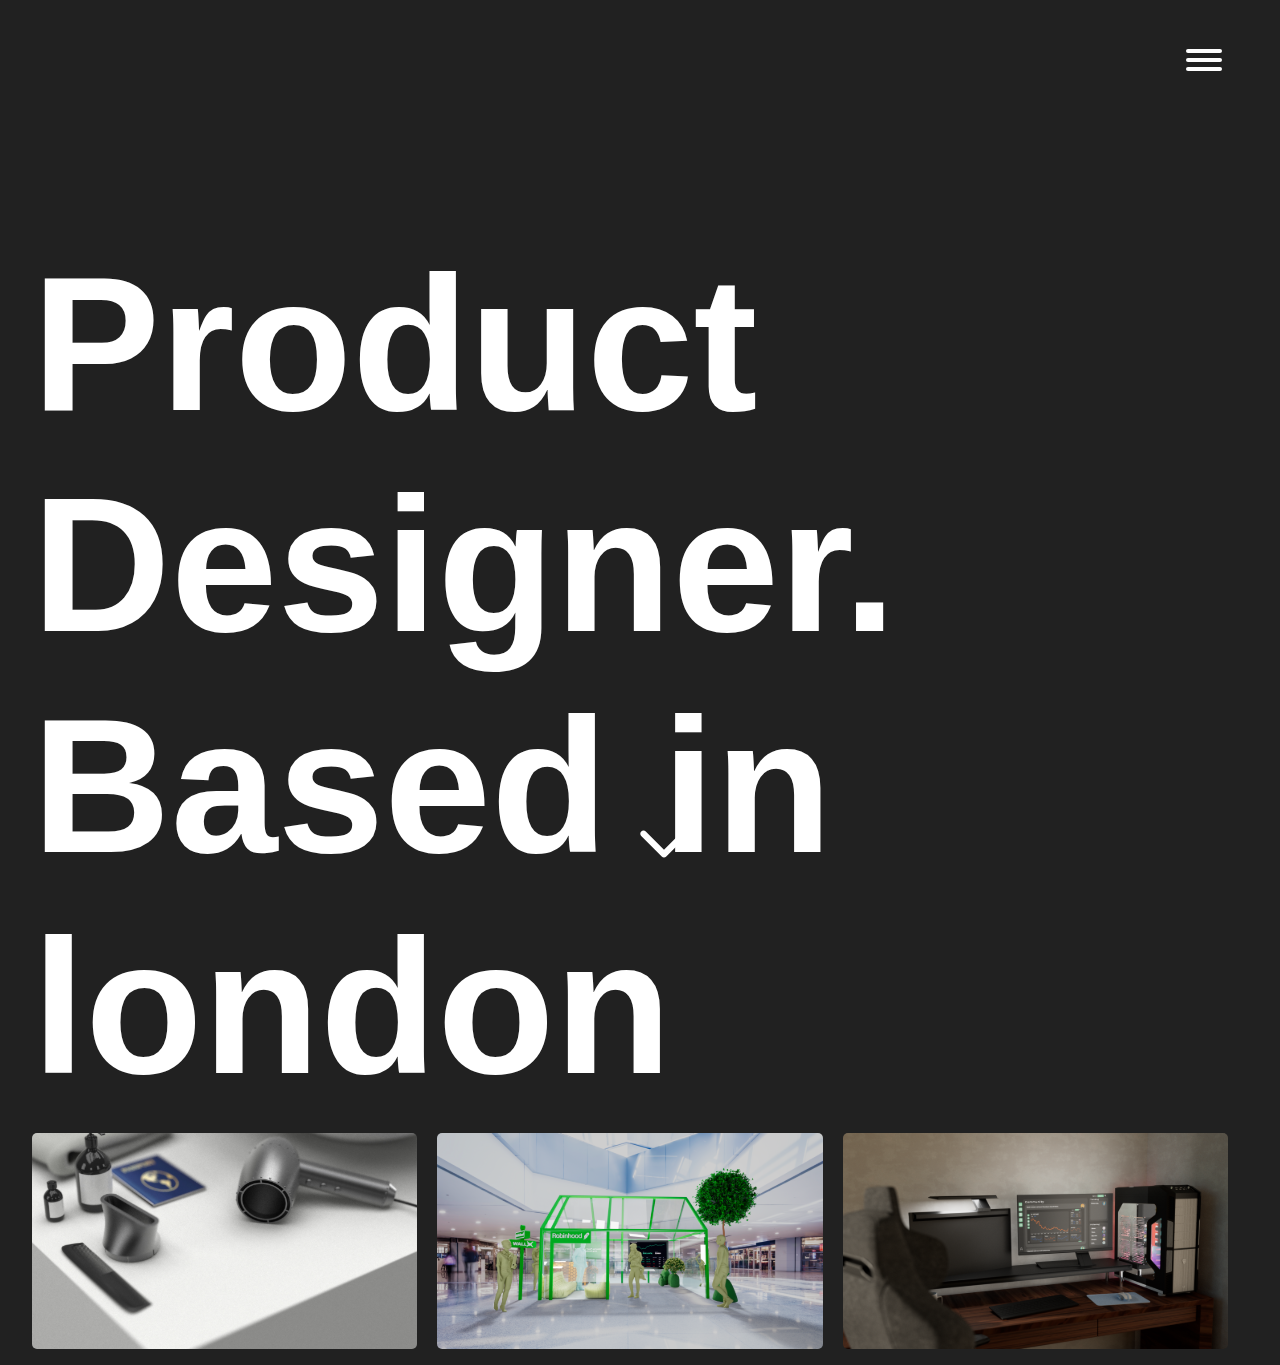
<file: Index.html>
<!DOCTYPE html>
<html lang="en">
  <head>
    <meta charset="UTF-8" />
    <meta http-equiv="X-UA-Compatible" content="IE=edge" />
    <meta name="viewport" content="width=device-width, initial-scale=1.0" />
    <title>Carl Harrisson Portfolio</title>
    <link rel="stylesheet" href="Styles.css" />
  </head>
  <body>
    <div class="wrapper">
      <header>
        <button
      class="burger"
    onclick="toggleMenu()">
  </button>
  <div class="background"></div>
  <button class="navbar-burger" onclick="toggleMenu()"></button>
  <div class="menu">
    <nav>
      <a href="Index.html" style="animation-delay: 0.1s">Projects</a>
      <a href="About.html" style="animation-delay: 0.2s">About</a>
      <a href="mailto: Carl.harrisson@gmail.com" style="animation-delay: 0.3s">Contact</a>
      <a href="https://www.linkedin.com/in/carl-harrisson" rel="norefferer noopener" target="_blank" style="animation-delay: 0.5s">Linkedin</a>
          </nav>
        </div>
      </header>
      <section class="hero">
        <h1>Product Designer.
          <br>Based in london</br>
        </h1>
        <h2 class="name">Carl Harrisson</h2>
        <svg class="arrow-down bounce" width="82" height="47" viewBox="0 0 82 47" fill="none" xmlns="http://www.w3.org/2000/svg">
          <path d="M37.1109 44.8891C39.2588 47.037 42.7412 47.037 44.8891 44.8891L79.8909 9.8873C82.0388 7.73942 82.0388 4.25701 79.8909 2.10913C77.743 -0.0387573 74.2606 -0.0387573 72.1127 2.10913L41 33.2218L9.8873 2.10913C7.73942 -0.0387573 4.25701 -0.0387573 2.10913 2.10913C-0.0387573 4.25701 -0.0387573 7.73942 2.10913 9.8873L37.1109 44.8891ZM35.5 39V41H46.5V39H35.5Z" fill="white"/>
          </svg>
          
      </section>

    <section>
      <div class="photo-gallery">
        <div class="column">
          <a href="AirDryer.html"><div class="container">
          <div class="photo">
            <img src="Images/Airdryer-mobile.svg">
            <div class="photo-overlay">
              <div class="photo-title">
                AirDryer
              </div>
            </div>
          </div>
         </div>
        </a>
        </div>

        <div class="column">
          <a href="RobinHood.html"><div class="container">
          <div class="photo">
            <img src="Images/Robinhood-mobile.svg"/>
            <div class="photo-overlay">
              <div class="photo-title">
                Robinhood
              </div>
            </div>
          </div>
        </div>
      </a>
        </div>

        <div class="column">
          <a class="apa" href="TradingPlatform.html"><div class="container">
          <div class="photo">
            <img src="Images/Tradingplatform-mobile.svg"/>
            <div class="photo-overlay">
              <div class="photo-title">
                Trading Platform
              </div>
            </div>
          </div>
        </div>
      </div>
      </div>
    </a>
    </section>

    <script type="text/javascript">
      const toggleMenu = () => {
        document.body.classList.toggle ("open");
      };
    </script>
  </body>
</html>
</file>
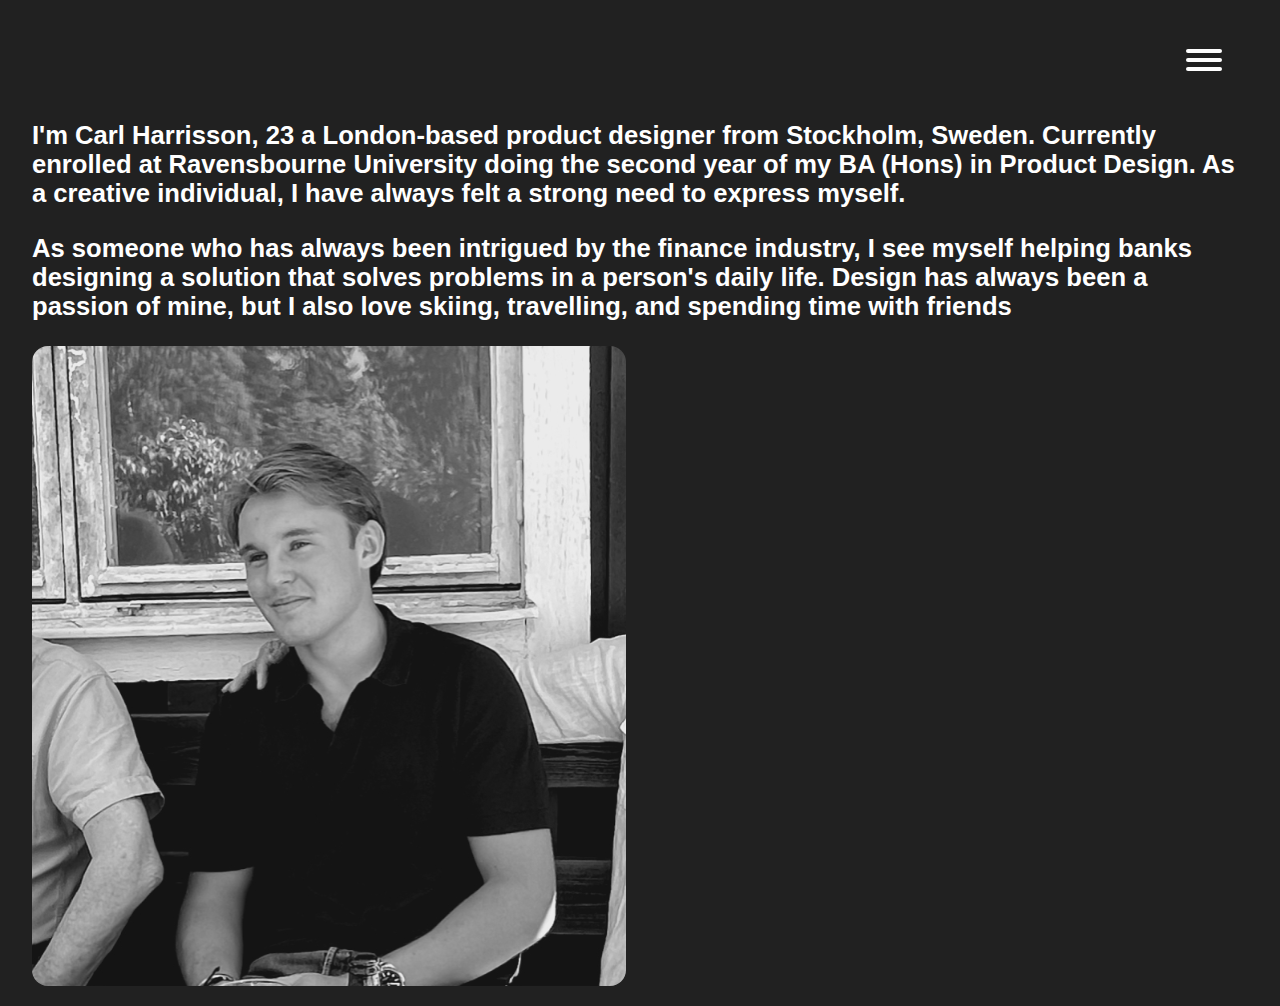
<file: About.html>
<!DOCTYPE html>
<html lang="en">
  <head>
    <meta charset="UTF-8" />
    <meta http-equiv="X-UA-Compatible" content="IE=edge" />
    <meta name="viewport" content="width=device-width, initial-scale=1.0" />
    <title>Carl Harrisson About</title>
    <link rel="stylesheet" href="Styles.css" />
  </head>
  <body>
    <div class="wrapper">
      <header>
        <button
      class="burger"
    onclick="toggleMenu()">
  </button>
  <div class="background"></div>
  <button class="navbar-burger" onclick="toggleMenu()"></button>
  <div class="menu">
    <nav>
      <a href="index.html" style="animation-delay: 0.1s">Projects</a>
      <a href="About.html" style="animation-delay: 0.2s">About</a>
      <a href="mailto: Carl.harrisson@gmail.com" style="animation-delay: 0.3s">Contact</a>
      <a href="https://www.linkedin.com/in/carl-harrisson" rel="norefferer noopener" target="_blank" style="animation-delay: 0.5s">Linkedin</a>
          </nav>
        </div>
      </header>
      <section class="about-wrapper">
        <h1 class="about">
          I'm Carl Harrisson, 23 a London-based product designer from Stockholm,
          Sweden. Currently enrolled at Ravensbourne University doing the second
          year of my BA (Hons) in Product Design. As a creative individual, I
          have always felt a strong need to express myself.
          <p>
            As someone who has always been intrigued by the finance industry, I
            see myself helping banks designing a solution that solves problems
            in a person's daily life. Design has always been a passion of mine,
            but I also love skiing, travelling, and spending time with friends
          </p>
        </h1>
        <img class="portrait" src="Images/Portrait.svg" alt="#" />
      </section>

      <script type="text/javascript">
        const toggleMenu = () => {
          document.body.classList.toggle ("open");
        };
      </script>
  </body>
</html>
</file>
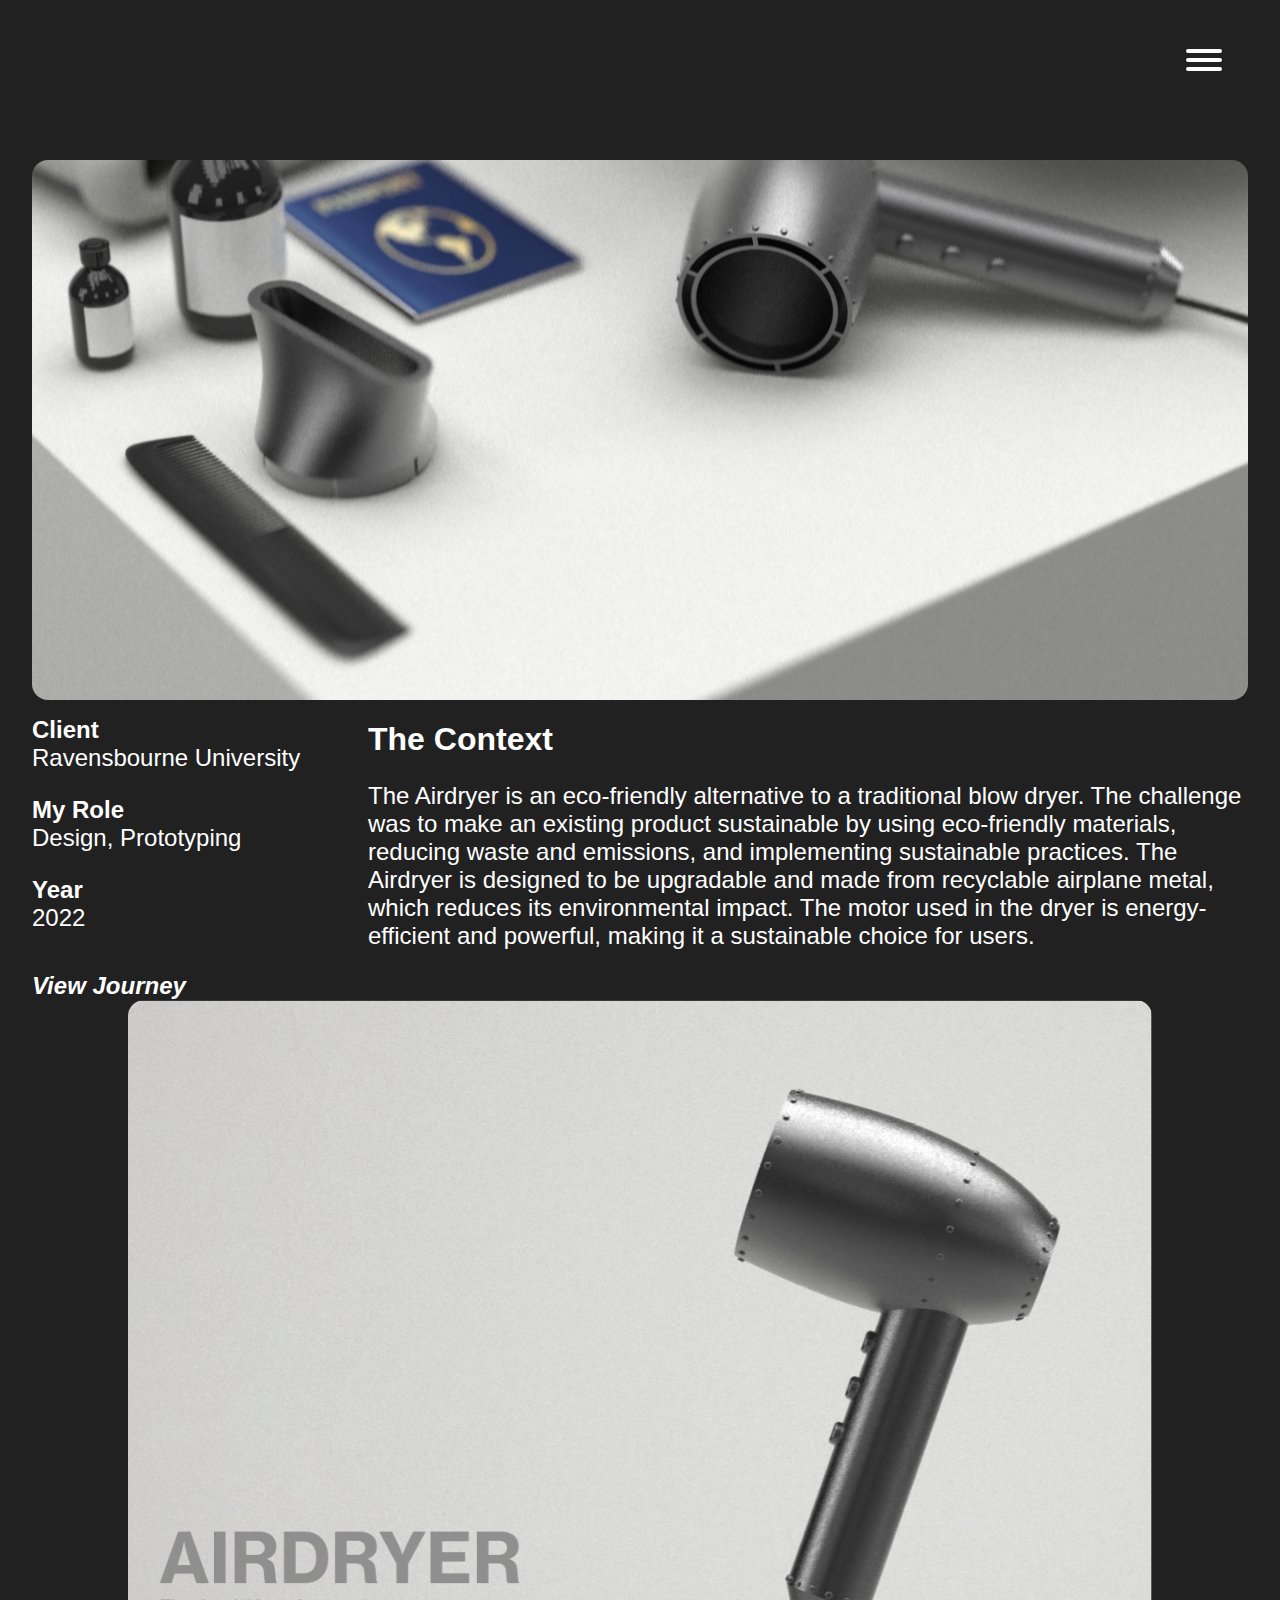
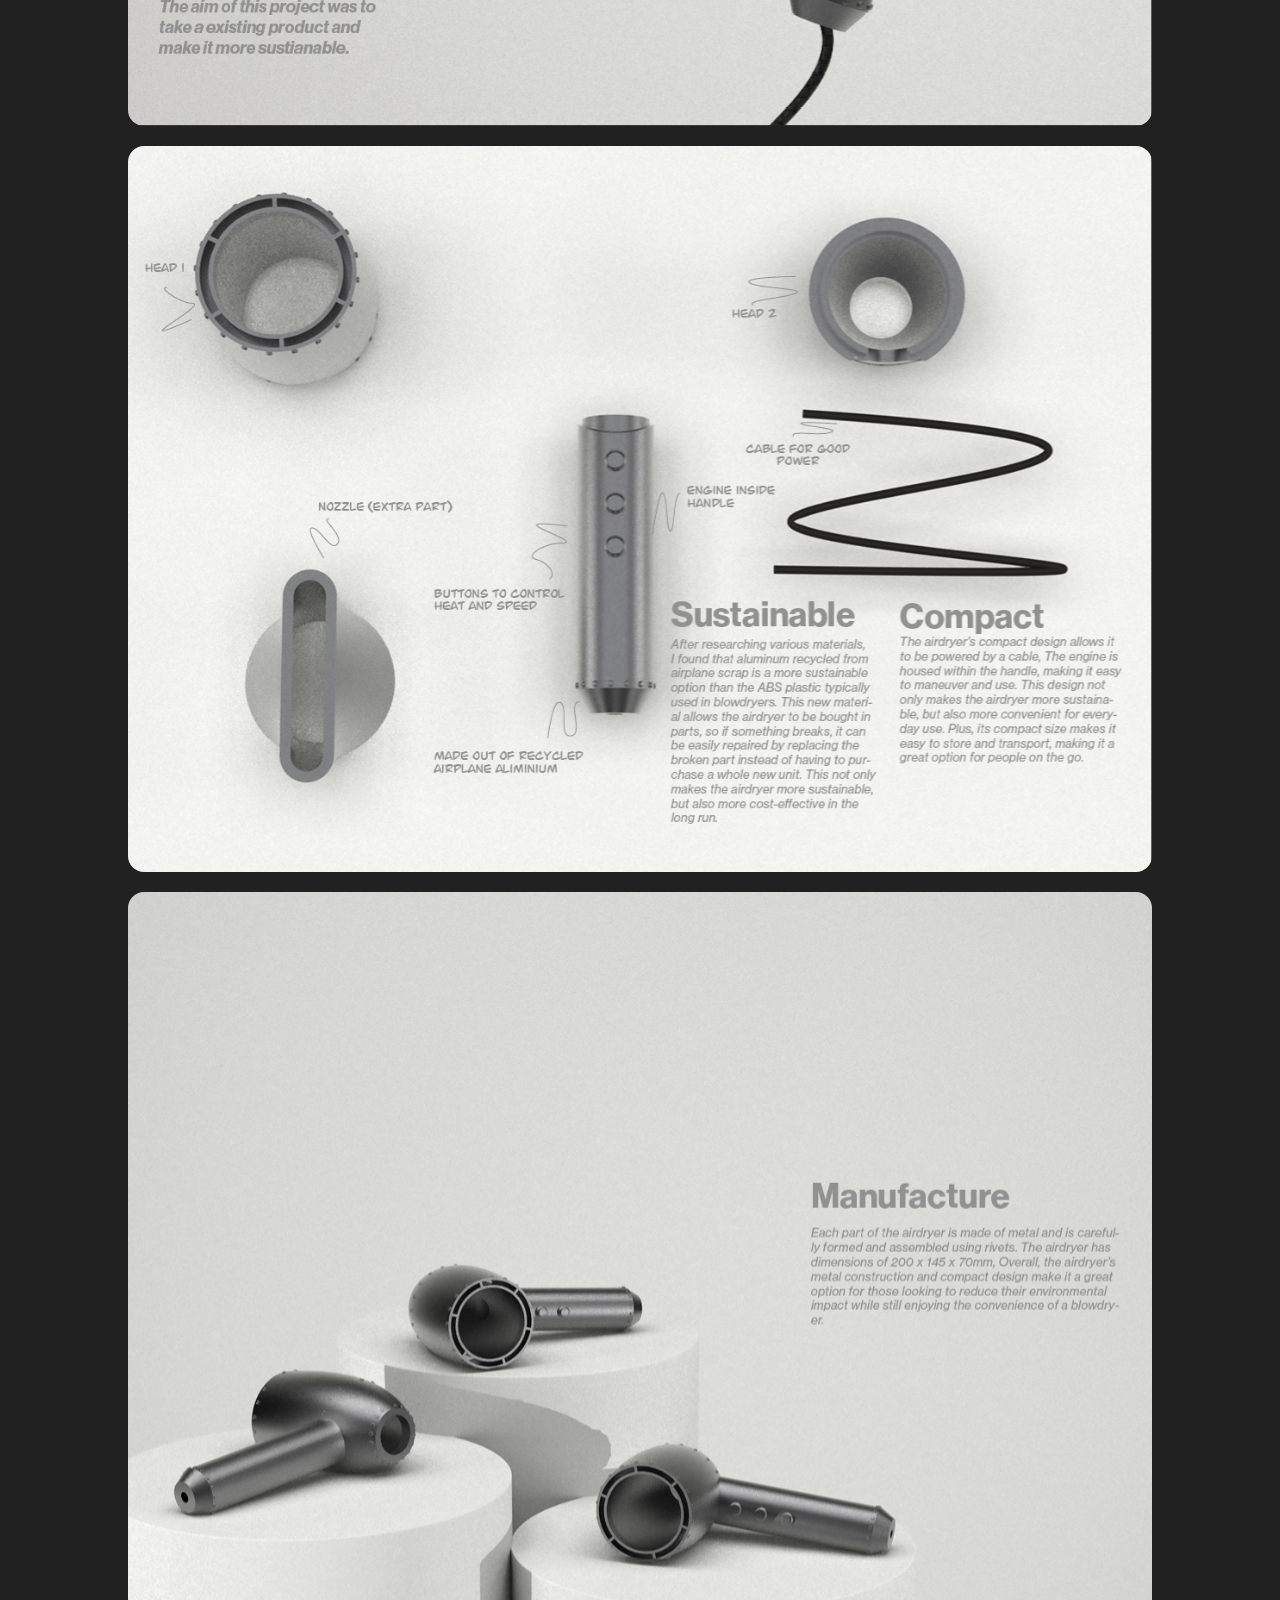
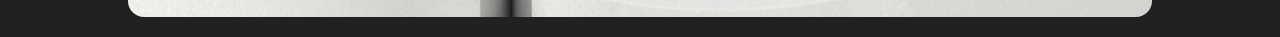
<file: AirDryer.html>
<!DOCTYPE html>
<html lang="en">
  <head>
    <meta charset="UTF-8" />
    <meta http-equiv="X-UA-Compatible" content="IE=edge" />
    <meta name="viewport" content="width=device-width, initial-scale=1.0" />
    <title>Carl Harrisson AirDryer</title>
    <link rel="stylesheet" href="Styles-airdryer.css" />
  </head>
  <body>
    <div class="wrapper">
      <header>
        <button
      class="burger"
    onclick="toggleMenu()">
  </button>
  <div class="background"></div>
  <button class="navbar-burger" onclick="toggleMenu()"></button>
  <div class="menu">
    <nav>
      <a href="index.html" style="animation-delay: 0.1s">Projects</a>
      <a href="About.html" style="animation-delay: 0.2s">About</a>
      <a href="mailto: Carl.harrisson@gmail.com" style="animation-delay: 0.3s">Contact</a>
      <a href="https://www.linkedin.com/in/carl-harrisson" rel="norefferer noopener" target="_blank" style="animation-delay: 0.5s">Linkedin</a>
       <a href="https://drive.google.com/file/d/17WGIfsh8gc8fwf_7SO-zf5i6IzBilXCh/view?usp=sharing" rel="norefferer noopener" target="_blank" style="animation-delay: 0.5s">Resume</a>
          </nav>
          </nav>
        </div>
      </header>
      <section>
      <div class="wrapper-img"></div>
        <div class="content-work"> 
          <h1 class="info-title">Client<br><span class="info-text">Ravensbourne University
            <p class="info-title">My Role<br><span class="info-text">Design, Prototyping</p>
            <p class="info-title">Year<br><span class="info-text">2022</p></h1>
              <a href="https://drive.google.com/file/d/1DtQd4L62O22P8EakK9c3RmOekTArZb0D/view?usp=sharing" target="_blank" class="info-title italic">View Journey</a>
        <h1 class="context-title">
          The Context
          <p class="context-text">The Airdryer is an eco-friendly alternative to a traditional blow dryer. The challenge was to make an existing product sustainable by using eco-friendly materials, reducing waste and emissions, and implementing sustainable practices. The Airdryer is designed to be upgradable and made from recyclable airplane metal, which reduces its environmental impact. The motor used in the dryer is energy-efficient and powerful, making it a sustainable choice for users.</p> </h1>
        </div>
        
      <div class="container-img">
        <svg class="content-img img-1" width="1119" height="793" viewBox="0 0 1119 793" fill="none" xmlns="http://www.w3.org/2000/svg" xmlns:xlink="http://www.w3.org/1999/xlink">
          <rect width="1119" height="793" fill="url(#pattern0)"/>
          <defs>
          <pattern id="pattern0" patternContentUnits="objectBoundingBox" width="1" height="1">
          <use xlink:href="#image0_228_2" transform="matrix(0.000839631 0 0 0.0011848 0 0.00119909)"/>
          </pattern>
          </defs>
          </svg>
      </div>

      <div class="container-img-2">
        <svg class="content-img img-2" width="1119" height="793" viewBox="0 0 1119 793" fill="none" xmlns="http://www.w3.org/2000/svg" xmlns:xlink="http://www.w3.org/1999/xlink">
          <rect width="1119" height="793" fill="url(#pattern0)"/>
          <defs>
          <pattern id="pattern0" patternContentUnits="objectBoundingBox" width="1" height="1">
          <use xlink:href="#image0_231_2" transform="matrix(0.000841649 0 0 0.00118765 -0.00120198 0)"/>
          </pattern>
        </defs>
      </svg>
          </div>

          <div class="container-img-2">
            <svg class="content-img img-3" cwidth="1119" height="793" viewBox="0 0 1119 793" fill="none" xmlns="http://www.w3.org/2000/svg" xmlns:xlink="http://www.w3.org/1999/xlink">
              <rect width="1119" height="793" fill="url(#pattern0)"/>
              <defs>
              <pattern id="pattern0" patternContentUnits="objectBoundingBox" width="1" height="1">
              <use xlink:href="#image0_231_4" transform="matrix(0.000841649 0 0 0.00118765 -0.00120198 0)"/>
              </pattern>
              </defs>
              </svg>
              </div>
      
      </section>

      <script type="text/javascript">
        const toggleMenu = () => {
          document.body.classList.toggle ("open");
        };
      </script>
  </body>
</html>
</file>
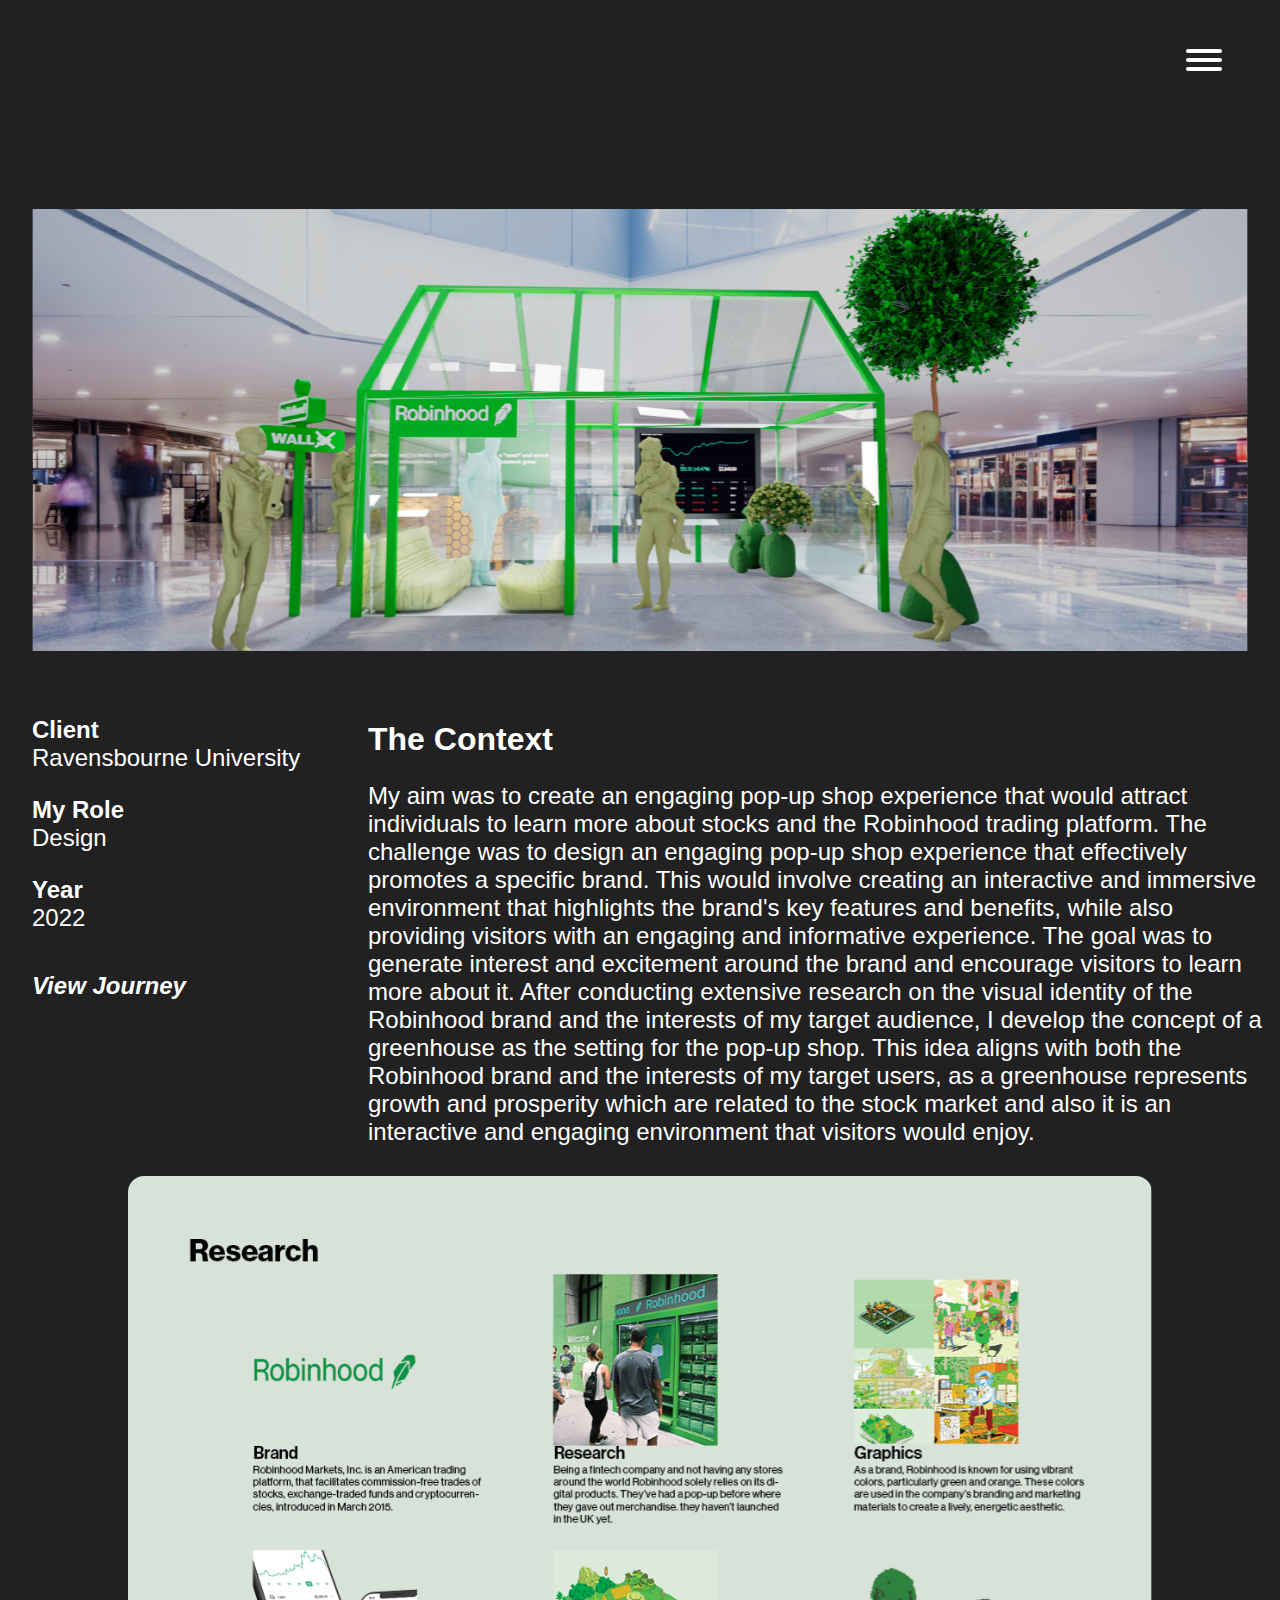
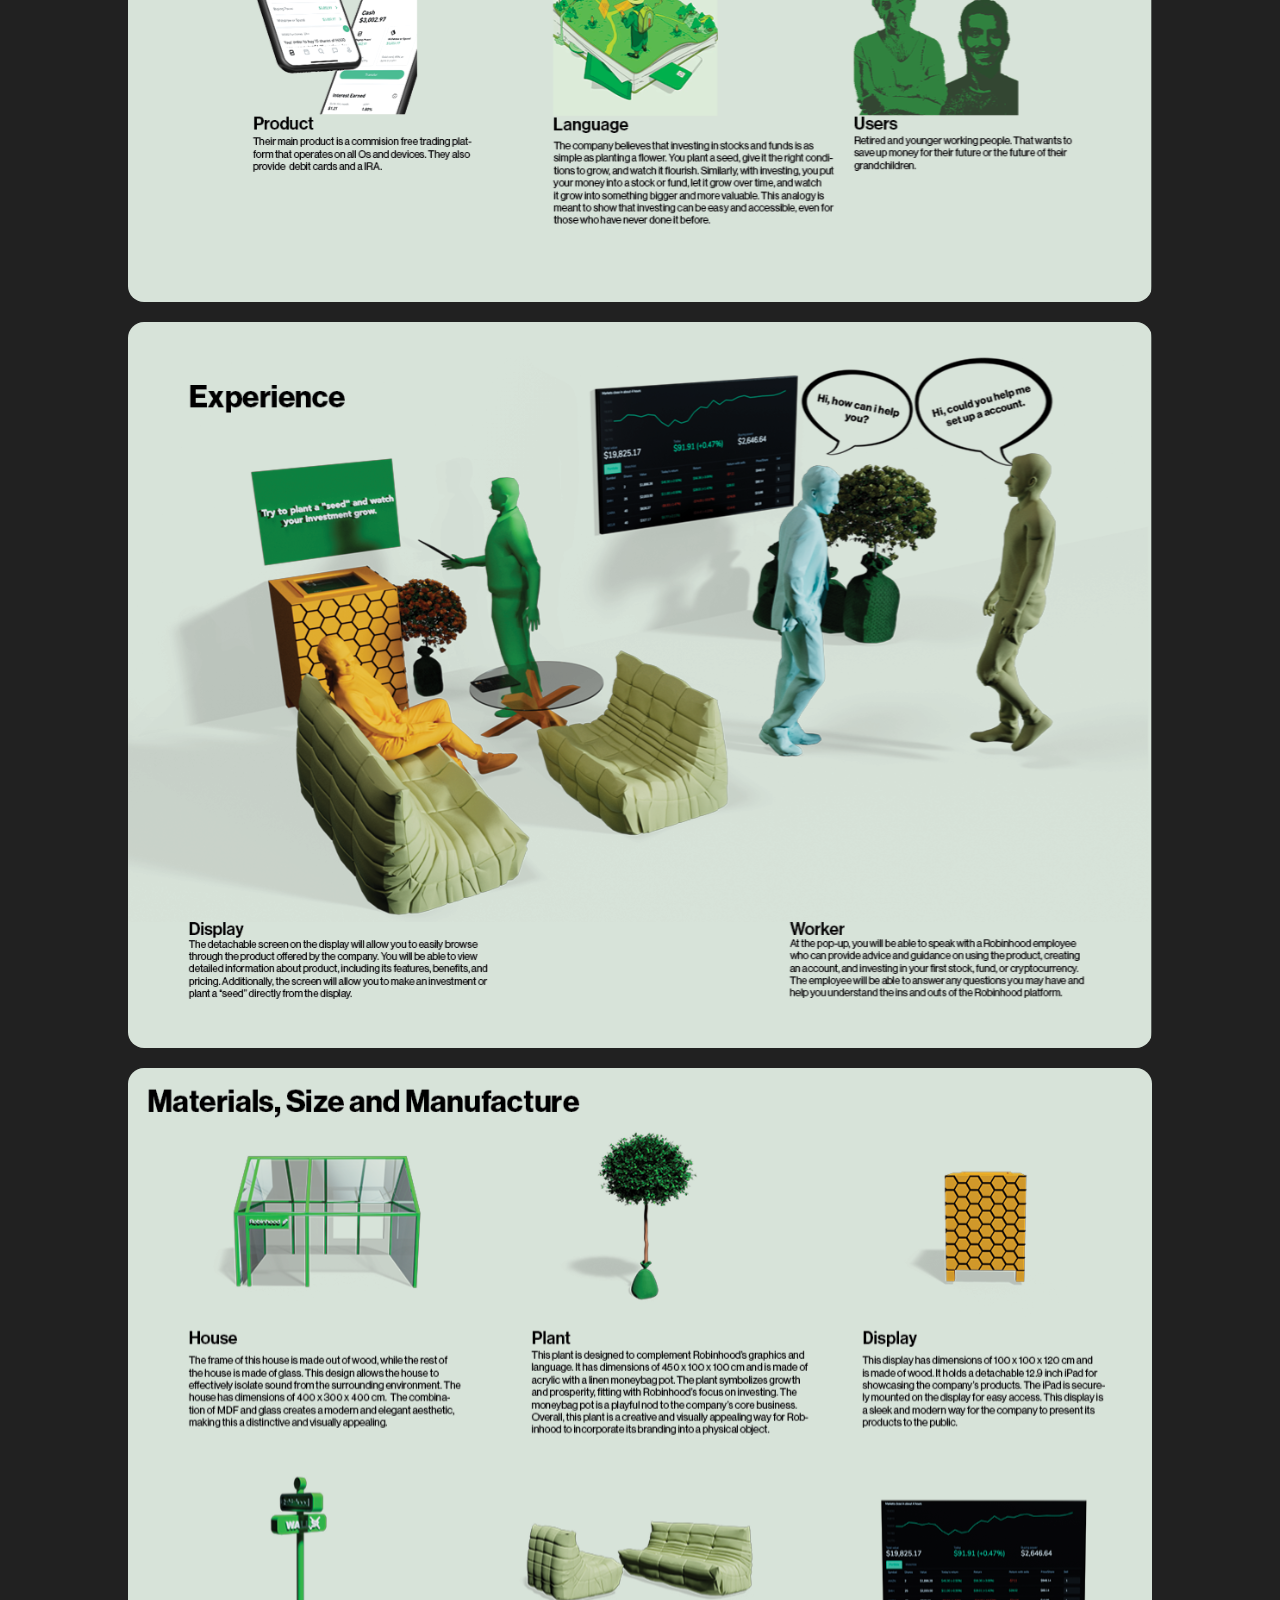
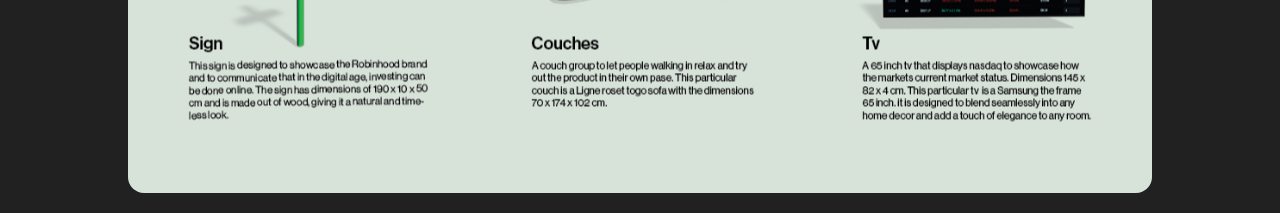
<file: RobinHood.html>
<!DOCTYPE html>
<html lang="en">
  <head>
    <meta charset="UTF-8" />
    <meta http-equiv="X-UA-Compatible" content="IE=edge" />
    <meta name="viewport" content="width=device-width, initial-scale=1.0" />
    <title>Carl Harrisson RobinHood</title>
    <link rel="stylesheet" href="styles-robinhood.css"/>
  </head>
  <body>
    <div class="wrapper">
      <header>
        <button
      class="burger"
    onclick="toggleMenu()">
  </button>
  <div class="background"></div>
  <button class="navbar-burger" onclick="toggleMenu()"></button>
  <div class="menu">
    <nav>
      <a href="index.html" style="animation-delay: 0.1s">Projects</a>
      <a href="About.html" style="animation-delay: 0.2s">About</a>
      <a href="mailto: Carl.harrisson@gmail.com" style="animation-delay: 0.3s">Contact</a>
      <a href="https://www.linkedin.com/in/carl-harrisson" rel="norefferer noopener" target="_blank" style="animation-delay: 0.5s">Linkedin</a>
       <a href="https://drive.google.com/file/d/17WGIfsh8gc8fwf_7SO-zf5i6IzBilXCh/view?usp=sharing" rel="norefferer noopener" target="_blank" style="animation-delay: 0.5s">Resume</a>
          </nav>
          </nav>
        </div>
      </header>
      <section>
      <div class="wrapper-img"></div>
        <div class="content-work"> 
          <h1 class="info-title">Client<br><span class="info-text">Ravensbourne University
            <p class="info-title">My Role<br><span class="info-text">Design</p>
            <p class="info-title">Year<br><span class="info-text">2022</p></h1>
            <a href="hhttps://drive.google.com/file/d/1G4jBz4T2AxzOCYdPlgqZHnYL0DeN13ln/view?usp=sharing" target="_blank" class="info-title italic">View Journey</a>
        <h1 class="context-title">
          The Context
          <p class="context-text">My aim was to create an engaging pop-up shop experience that would attract individuals to learn more about stocks and the Robinhood trading platform.

            The challenge was to design an engaging pop-up shop experience that effectively promotes a specific brand. This would involve creating an interactive and immersive environment that highlights the brand's key features and benefits, while also providing visitors with an engaging and informative experience. The goal was to generate interest and excitement around the brand and encourage visitors to learn 
            more about it.
            
            After conducting extensive research on the visual identity of the Robinhood brand and the interests of my target audience, I develop the concept of a greenhouse as the setting for the pop-up shop. This idea aligns with both the Robinhood brand and the interests of my target users, as a greenhouse represents growth and prosperity which are related to the stock market and also it is an interactive and engaging environment that visitors would enjoy.</p> </h1>
        </div>
        
      <div class="container-img">
        <svg class="content-img img-1" width="1119" height="793" viewBox="0 0 1119 793" fill="none" xmlns="http://www.w3.org/2000/svg" xmlns:xlink="http://www.w3.org/1999/xlink">
          <rect width="1119" height="793" fill="url(#pattern0)"/>
          <defs>
          <pattern id="pattern0" patternContentUnits="objectBoundingBox" width="1" height="1">
          <use xlink:href="#image0_228_2" transform="matrix(0.000839631 0 0 0.0011848 0 0.00119909)"/>
          </pattern>
          </defs>
          </svg>
      </div>

      <div class="container-img-2">
        <svg class="content-img img-2" width="1119" height="793" viewBox="0 0 1119 793" fill="none" xmlns="http://www.w3.org/2000/svg" xmlns:xlink="http://www.w3.org/1999/xlink">
          <rect width="1119" height="793" fill="url(#pattern0)"/>
          <defs>
          <pattern id="pattern0" patternContentUnits="objectBoundingBox" width="1" height="1">
          <use xlink:href="#image0_231_2" transform="matrix(0.000841649 0 0 0.00118765 -0.00120198 0)"/>
          </pattern>
        </defs>
      </svg>
          </div>

          <div class="container-img-2">
            <svg class="content-img img-3" cwidth="1119" height="793" viewBox="0 0 1119 793" fill="none" xmlns="http://www.w3.org/2000/svg" xmlns:xlink="http://www.w3.org/1999/xlink">
              <rect width="1119" height="793" fill="url(#pattern0)"/>
              <defs>
              <pattern id="pattern0" patternContentUnits="objectBoundingBox" width="1" height="1">
              <use xlink:href="#image0_231_4" transform="matrix(0.000841649 0 0 0.00118765 -0.00120198 0)"/>
              </pattern>
              </defs>
              </svg>
              </div>
      
      </section>

      <script type="text/javascript">
        const toggleMenu = () => {
          document.body.classList.toggle ("open");
        };
      </script>
  </body>
</html>
</file>
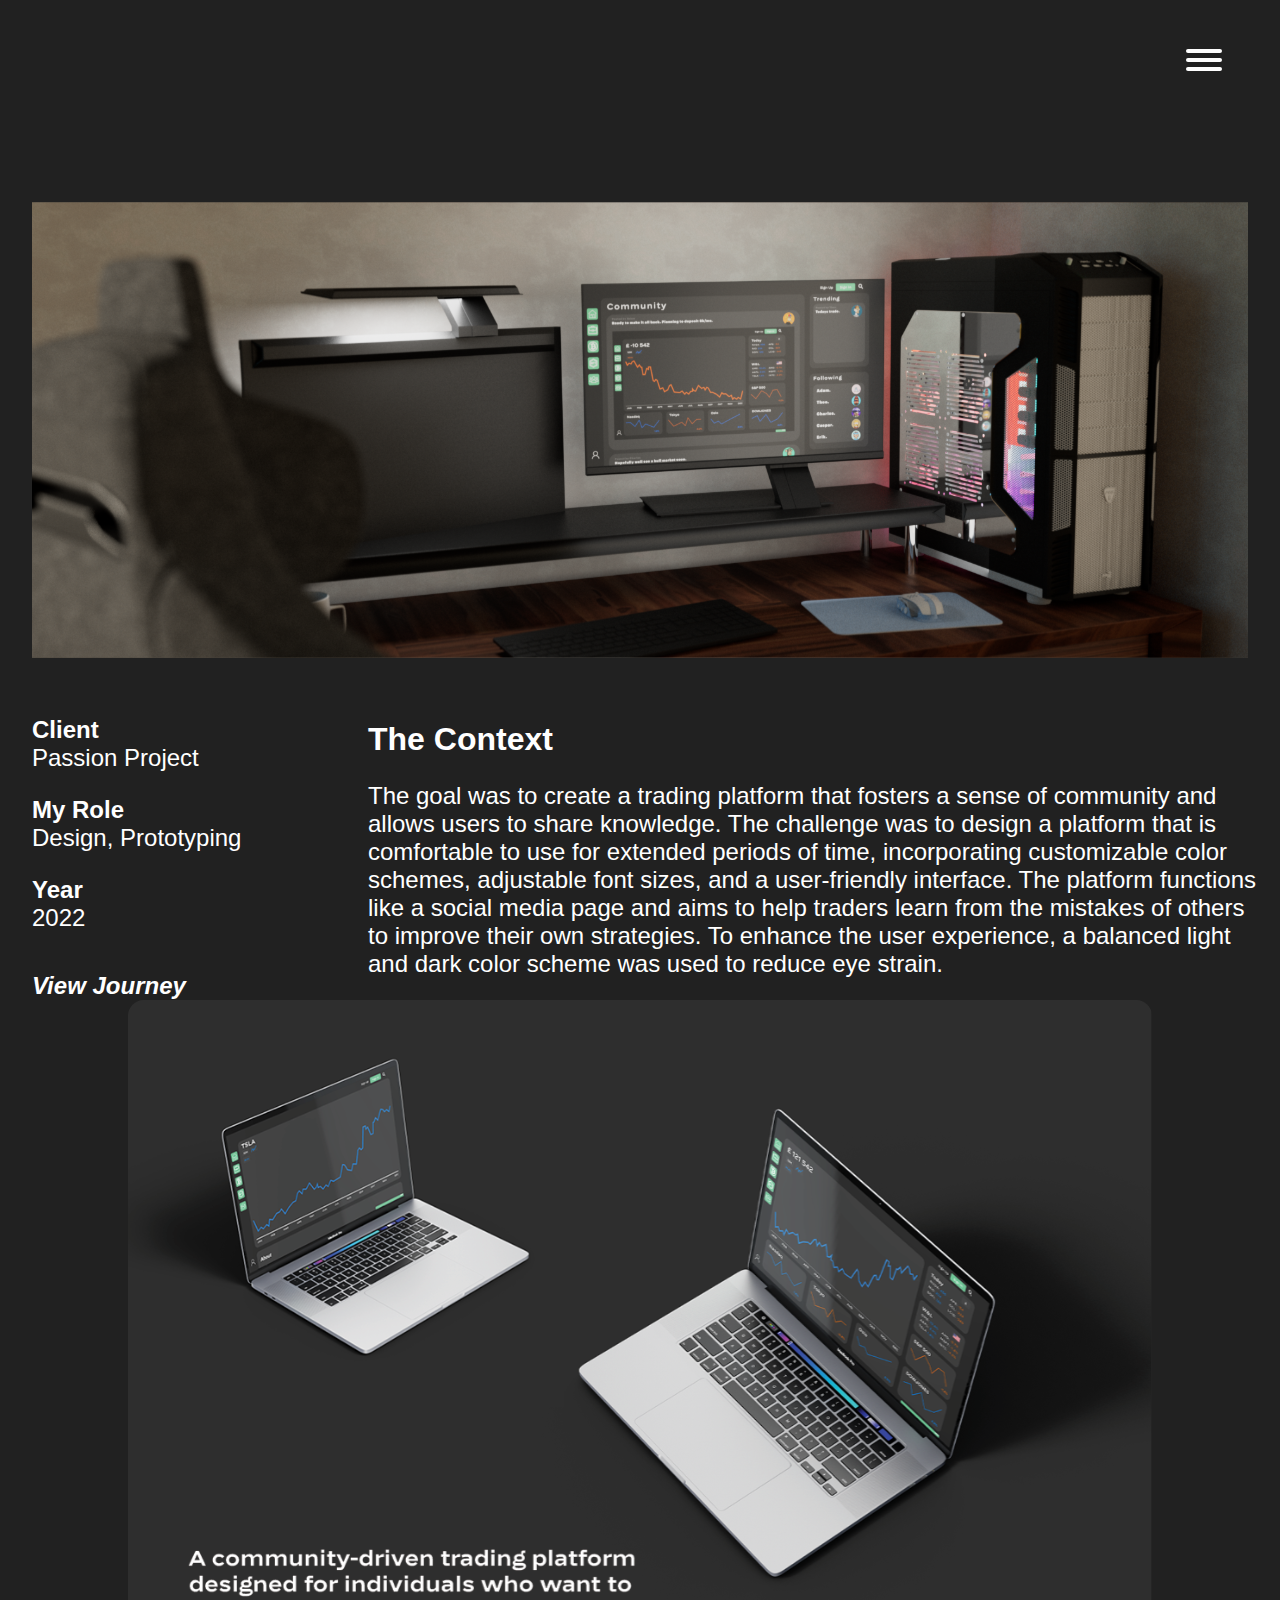
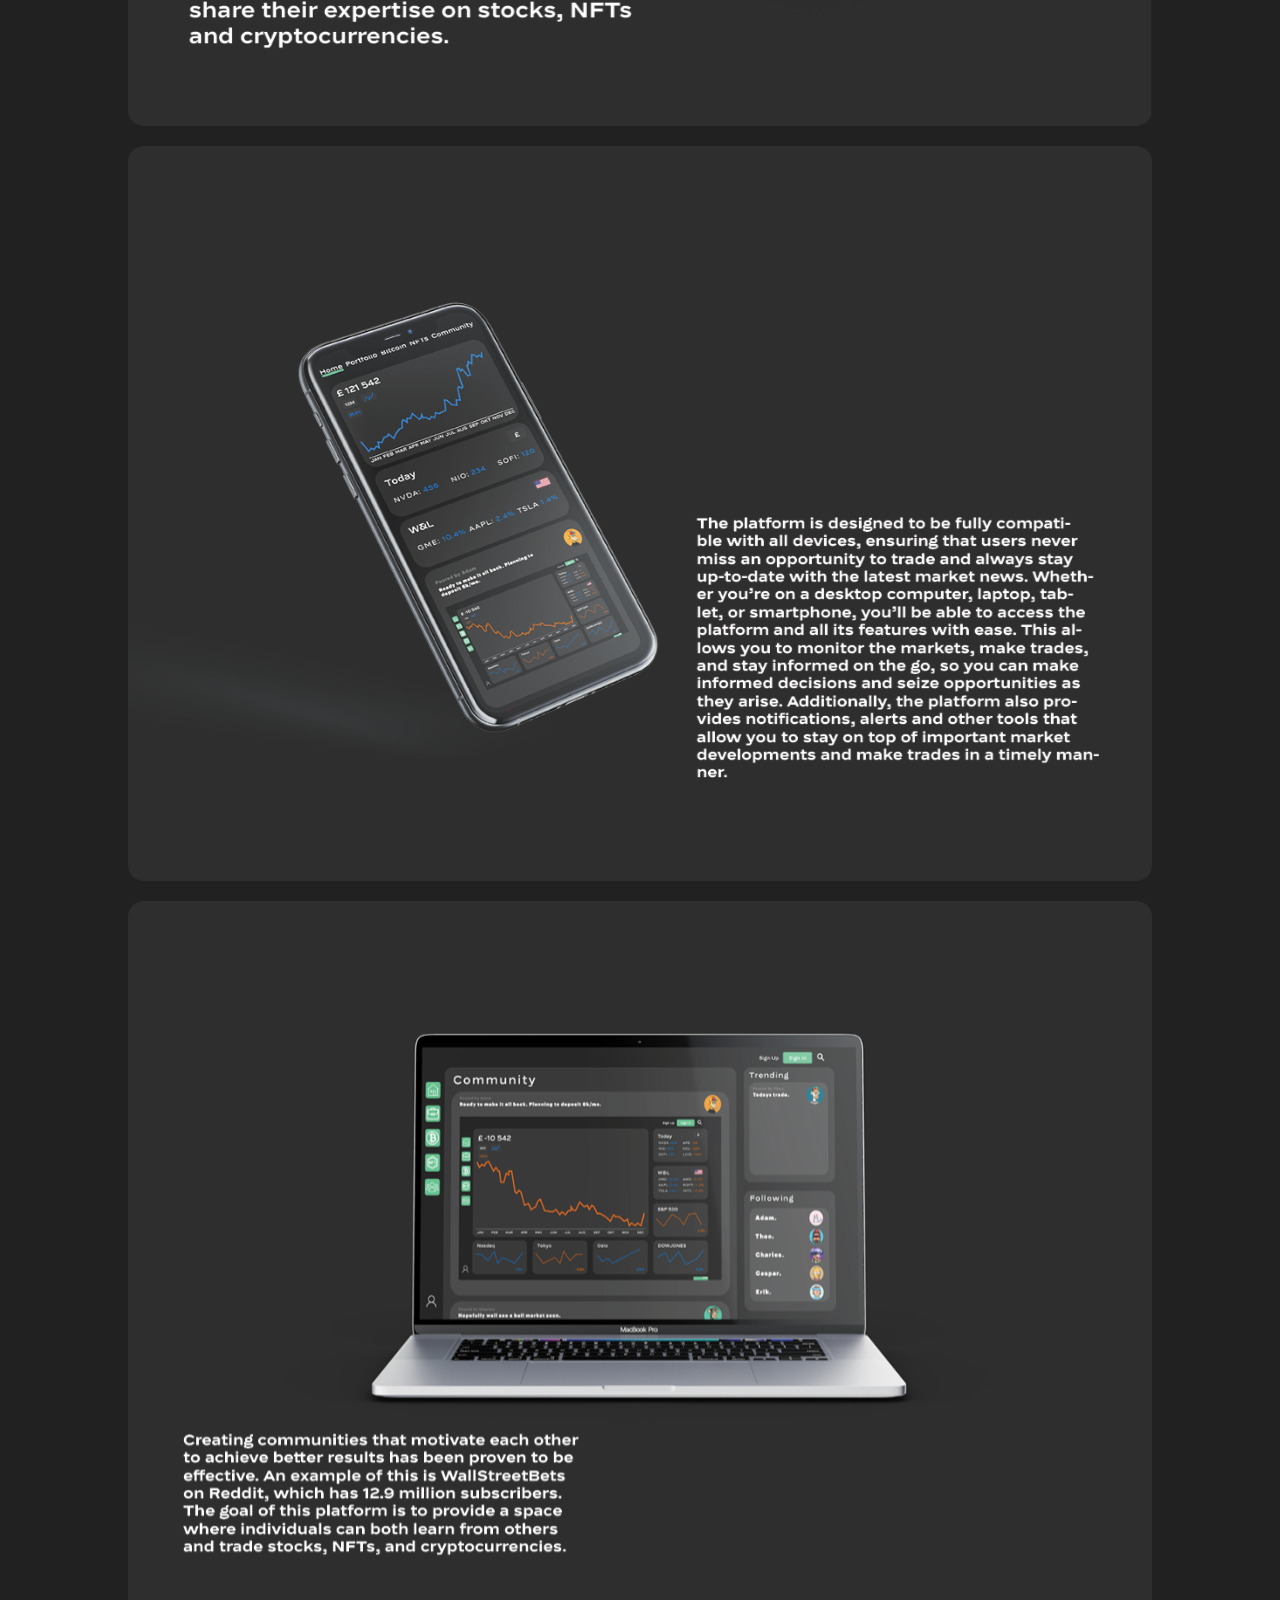
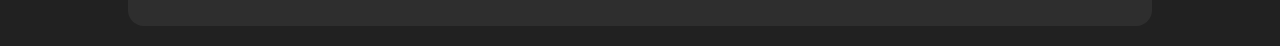
<file: TradingPlatform.html>
<!DOCTYPE html>
<html lang="en">
  <head>
    <meta charset="UTF-8" />
    <meta http-equiv="X-UA-Compatible" content="IE=edge" />
    <meta name="viewport" content="width=device-width, initial-scale=1.0" />
    <title>Carl Harrisson TradingPlatform</title>
    <link rel="stylesheet" href="Styles-Tradingplatform.css" />
  </head>
  <body>
    <div class="wrapper">
      <header>
        <button
      class="burger"
    onclick="toggleMenu()">
  </button>
  <div class="background"></div>
  <button class="navbar-burger" onclick="toggleMenu()"></button>
  <div class="menu">
    <nav>
      <a href="index.html" style="animation-delay: 0.1s">Projects</a>
      <a href="About.html" style="animation-delay: 0.2s">About</a>
      <a href="mailto: Carl.harrisson@gmail.com" style="animation-delay: 0.3s">Contact</a>
      <a href="https://www.linkedin.com/in/carl-harrisson" rel="norefferer noopener" target="_blank" style="animation-delay: 0.5s">Linkedin</a>
          </nav>
        </div>
      </header>
      <section>
      <div class="wrapper-img"></div>
        <div class="content-work"> 
          <h1 class="info-title">Client<br><span class="info-text">Passion Project
            <p class="info-title">My Role<br><span class="info-text">Design, Prototyping</p>
            <p class="info-title">Year<br><span class="info-text">2022</p></h1>
              <a href="https://drive.google.com/file/d/1MzCJU38MIWG5u7-n9Y2aTzXSXACHxiff/view?usp=sharing" target="_blank" class="info-title italic">View Journey</a>
        <h1 class="context-title">
          The Context
          <p class="context-text">The goal was to create a trading platform that fosters a sense of community and allows users to share knowledge. The challenge was to design a platform that is comfortable to use for extended periods of time, incorporating customizable color schemes, adjustable font sizes, and a user-friendly interface. The platform functions like a social media page and aims to help traders learn from the mistakes of others to improve their own strategies. To enhance the user experience, a balanced light and dark color scheme was used to reduce eye strain.</p> </h1>
        </div>
        
      <div class="container-img">
        <svg class="content-img img-1" width="1119" height="793" viewBox="0 0 1119 793" fill="none" xmlns="http://www.w3.org/2000/svg" xmlns:xlink="http://www.w3.org/1999/xlink">
          <rect width="1119" height="793" fill="url(#pattern0)"/>
          <defs>
          <pattern id="pattern0" patternContentUnits="objectBoundingBox" width="1" height="1">
          <use xlink:href="#image0_235_13" transform="matrix(0.000841649 0 0 0.00118765 -0.00120198 0)"/>
          </pattern>
          </defs>
          </svg>
          
      </div>

      <div class="container-img-2">
        <svg class="content-img img-2" width="1119" height="803" viewBox="0 0 1119 803" fill="none" xmlns="http://www.w3.org/2000/svg" xmlns:xlink="http://www.w3.org/1999/xlink">
          <rect width="1119" height="803" fill="url(#pattern0)"/>
          <defs>
          <pattern id="pattern0" patternContentUnits="objectBoundingBox" width="1" height="1">
          <use xlink:href="#image0_235_15" transform="matrix(0.000852262 0 0 0.00118765 -0.0075223 0)"/>
          </pattern>
          </defs>
          </svg>
          </div>

          <div class="container-img-2">
            <svg class="content-img img-3" cwidth="1119" height="793" viewBox="0 0 1119 793" fill="none" xmlns="http://www.w3.org/2000/svg" xmlns:xlink="http://www.w3.org/1999/xlink">
              <rect width="1119" height="793" fill="url(#pattern0)"/>
              <defs>
              <pattern id="pattern0" patternContentUnits="objectBoundingBox" width="1" height="1">
              <use xlink:href="#image0_231_4" transform="matrix(0.000841649 0 0 0.00118765 -0.00120198 0)"/>
              </pattern>
              </defs>
              </svg>
              </div>
      
      </section>

      <script type="text/javascript">
        const toggleMenu = () => {
          document.body.classList.toggle ("open");
        };
      </script>
  </body>
</html>
</file>
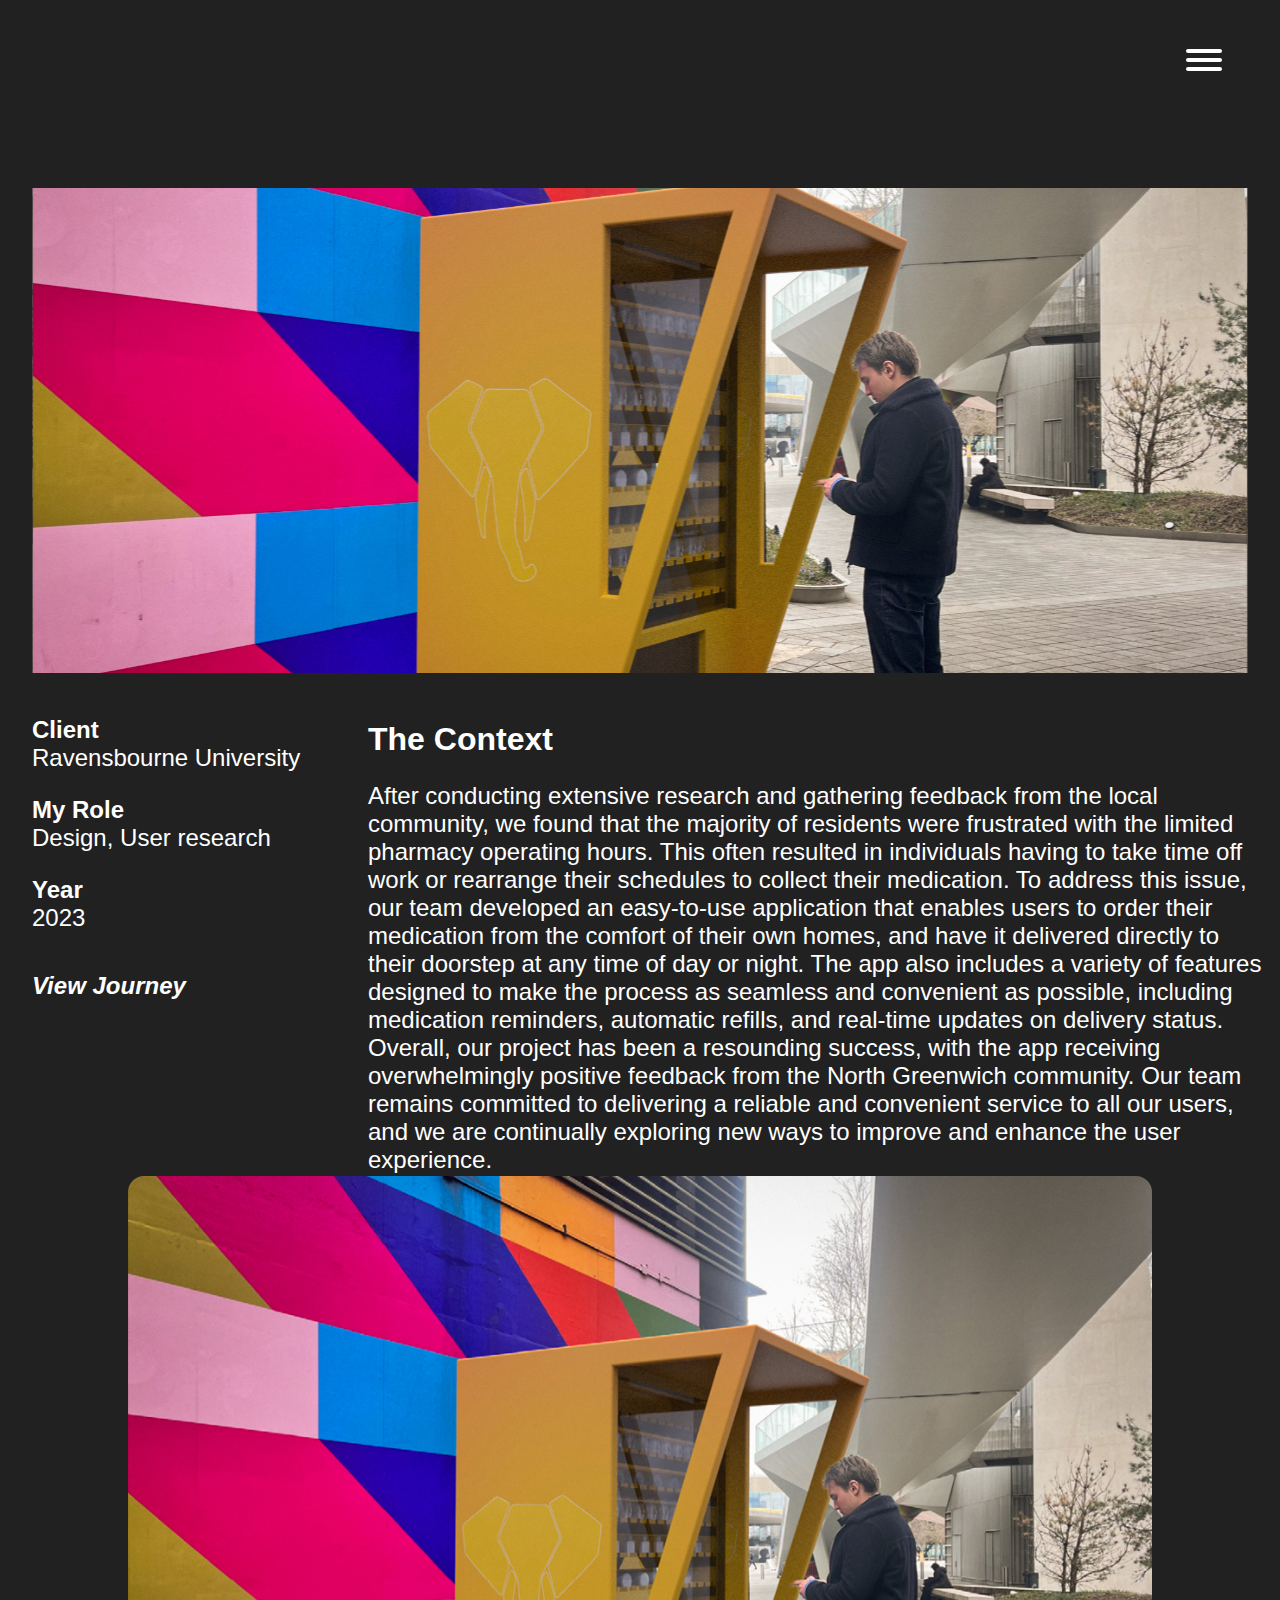
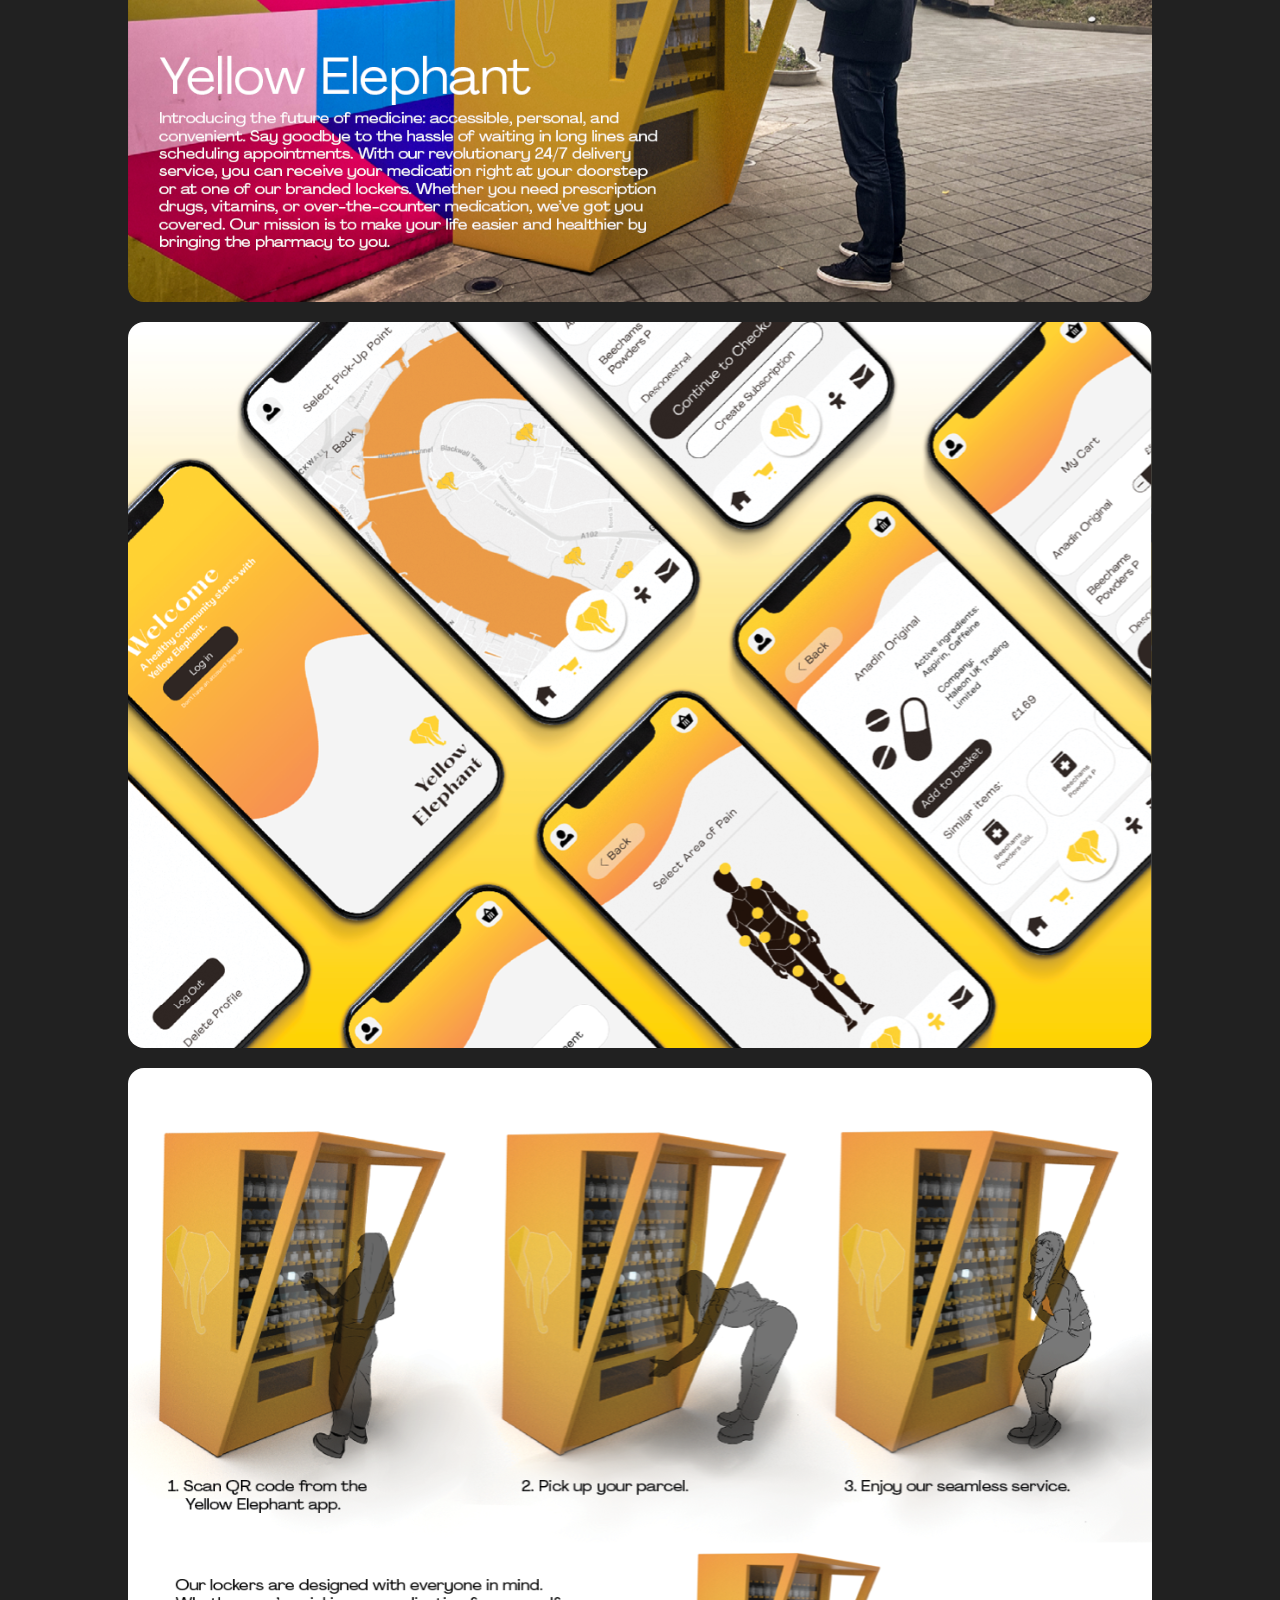
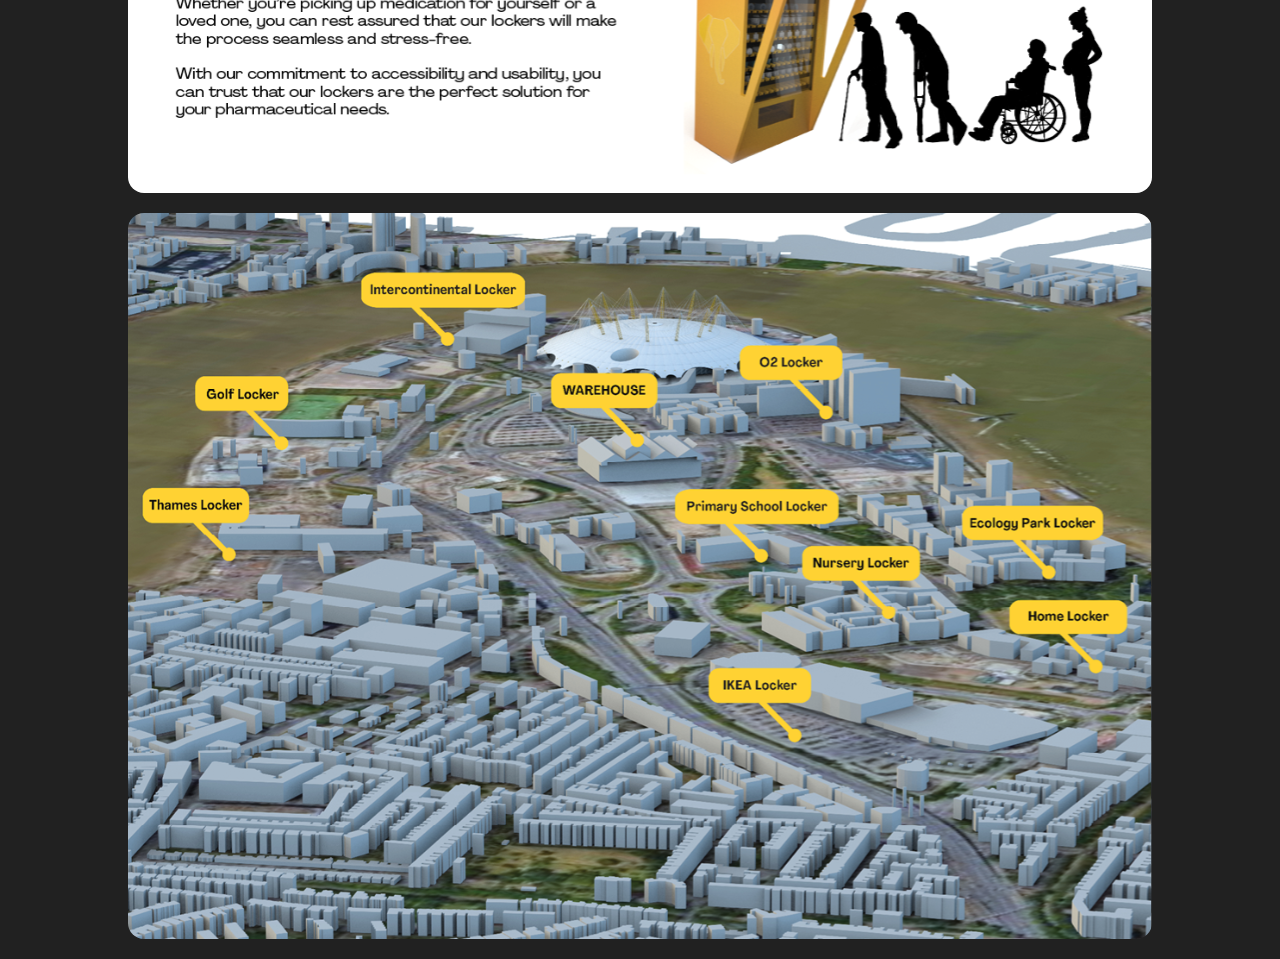
<file: YellowElephant.html>
<!DOCTYPE html>
<html lang="en">
  <head>
    <meta charset="UTF-8" />
    <meta http-equiv="X-UA-Compatible" content="IE=edge" />
    <meta name="viewport" content="width=device-width, initial-scale=1.0" />
    <title>Carl Harrisson YellowElephant</title>
    <link rel="stylesheet" href="Styles-YellowElephant.css" />
  </head>
  <body>
    <div class="wrapper">
      <header>
        <button
      class="burger"
    onclick="toggleMenu()">
  </button>
  <div class="background"></div>
  <button class="navbar-burger" onclick="toggleMenu()"></button>
  <div class="menu">
    <nav>
      <a href="index.html" style="animation-delay: 0.1s">Projects</a>
      <a href="About.html" style="animation-delay: 0.2s">About</a>
      <a href="mailto: Carl.harrisson@gmail.com" style="animation-delay: 0.3s">Contact</a>
      <a href="https://www.linkedin.com/in/carl-harrisson" rel="norefferer noopener" target="_blank" style="animation-delay: 0.5s">Linkedin</a>
       <a href="https://drive.google.com/file/d/17WGIfsh8gc8fwf_7SO-zf5i6IzBilXCh/view?usp=sharing" rel="norefferer noopener" target="_blank" style="animation-delay: 0.5s">Resume</a>
          </nav>
          </nav>
        </div>
      </header>
      <section>
      <div class="wrapper-img"></div>
        <div class="content-work"> 
          <h1 class="info-title">Client<br><span class="info-text">Ravensbourne University
            <p class="info-title">My Role<br><span class="info-text">Design, User research</p>
            <p class="info-title">Year<br><span class="info-text">2023</p></h1>
            <a href="https://drive.google.com/file/d/1mcBpbC7HoMaFvE3u1CdveMZKBUQ1CBLg/view?usp=sharing" target="_blank" class="info-title italic">View Journey</a>
        <h1 class="context-title">
          The Context
          <p class="context-text">After conducting extensive research and gathering feedback from the local community, we found that the majority of residents were frustrated with the limited pharmacy operating hours. This often resulted in individuals having to take time off work or rearrange their schedules to collect their medication.

            To address this issue, our team developed an easy-to-use application that enables users to order their medication from the comfort of their own homes, and have it delivered directly to their doorstep at any time of day or night. The app also includes a variety of features designed to make the process as seamless and convenient as possible, including medication reminders, automatic refills, and real-time updates on delivery status. Overall, our project has been a resounding success, with the app receiving overwhelmingly positive feedback from the North Greenwich community. Our team remains committed to delivering a reliable and convenient service to all our users, and we are continually exploring new ways to improve and enhance the user experience.</p> </h1>
        </div>
        
      <div class="container-img">
        <svg class="content-img img-1" width="1119" height="793" viewBox="0 0 1119 793" fill="none" xmlns="http://www.w3.org/2000/svg" xmlns:xlink="http://www.w3.org/1999/xlink">
          <rect width="1119" height="793" fill="url(#pattern0)"/>
          <defs>
          <pattern id="pattern0" patternContentUnits="objectBoundingBox" width="1" height="1">
          <use xlink:href="#image0_228_2" transform="matrix(0.000839631 0 0 0.0011848 0 0.00119909)"/>
          </pattern>
          </defs>
          </svg>
      </div>

      <div class="container-img-2">
        <svg class="content-img img-2" width="1119" height="793" viewBox="0 0 1119 793" fill="none" xmlns="http://www.w3.org/2000/svg" xmlns:xlink="http://www.w3.org/1999/xlink">
          <rect width="1119" height="793" fill="url(#pattern0)"/>
          <defs>
          <pattern id="pattern0" patternContentUnits="objectBoundingBox" width="1" height="1">
          <use xlink:href="#image0_231_2" transform="matrix(0.000841649 0 0 0.00118765 -0.00120198 0)"/>
          </pattern>
        </defs>
      </svg>
          </div>

          <div class="container-img-2">
            <svg class="content-img img-3" cwidth="1119" height="793" viewBox="0 0 1119 793" fill="none" xmlns="http://www.w3.org/2000/svg" xmlns:xlink="http://www.w3.org/1999/xlink">
              <rect width="1119" height="793" fill="url(#pattern0)"/>
              <defs>
              <pattern id="pattern0" patternContentUnits="objectBoundingBox" width="1" height="1">
              <use xlink:href="#image0_231_4" transform="matrix(0.000841649 0 0 0.00118765 -0.00120198 0)"/>
              </pattern>
              </defs>
              </svg>
              </div>

              <div class="container-img-2">
                <svg class="content-img img-4" cwidth="1119" height="793" viewBox="0 0 1119 793" fill="none" xmlns="http://www.w3.org/2000/svg" xmlns:xlink="http://www.w3.org/1999/xlink">
                  <rect width="1119" height="793" fill="url(#pattern0)"/>
                  <defs>
                  <pattern id="pattern0" patternContentUnits="objectBoundingBox" width="1" height="1">
                  <use xlink:href="#image0_231_4" transform="matrix(0.000841649 0 0 0.00118765 -0.00120198 0)"/>
                  </pattern>
                  </defs>
                  </svg>
                  </div>
      
      </section>

      <script type="text/javascript">
        const toggleMenu = () => {
          document.body.classList.toggle ("open");
        };
      </script>
  </body>
</html>
</file>
<file: Styles.css>
@import url('https://fonts.cdnfonts.com/css/neue-haas-grotesk-display-pro');

*,
*::before,
*::after {
    box-sizing: border-box;
}

body {
    padding: 0;
    margin: 1rem;
    background-color: #212121;
    font-family: 'Neue Haas Grotesk Display Pro', sans-serif;
    min-height: 100vh;
    color: #ffffff;
}

button {
  border: 0;
  padding: 0;
  background: transparent;
  cursor: pointer;
}


.menu,
.background {
  position: fixed;
}


body.open .background {
  filter: blur(10px);
}

.navbar {
  z-index: 1;
  top: 0;
  left: 0;
  display: flex;
  align-items: center;
  justify-content: space-between;
  width: 100%;
  height: 72px;
  padding-left: 20px;
  padding-right: 72px;
}

.navbar-burger {
  z-index: 3;
  top: 0;
  left: 0;
  display: grid;
  place-items: center;
  width: 88px;
  height: 88px;
  background-image: url("Images/menu.svg");
  background-repeat: no-repeat;
  background-position: center;
}

body.open .navbar-burger {
  background-image: url("Images/close.svg");
}

.menu {
  z-index: 2;
  top: 0;
  left: 0;
  display: grid;
  place-items: center;
  width: 100%;
  height: 100%;
  background: rgba(0, 0, 0, 0.6);
  opacity: 0;
  visibility: hidden;
  border-bottom: 20px solid white;
  transition: 0.5s;
}

body.open .menu {
  opacity: 1;
  visibility: visible;
}

.menu nav:hover a {
  opacity: 0.25;
}

.menu nav a:hover {
  opacity: 1;
}

.menu nav {
  display: flex;
  flex-direction: column;
  justify-content: center;
  align-items: center;
}

.menu a {
  position: relative;
  color: #f9f9f9;
  font-size: 32px;
  padding: 20px 0;
  width: 300px;
  text-decoration: none;
  transition: 0.4s;
}

.menu a::after {
  content: "";
  position: absolute;
  left: 0;
  bottom: 10px;
  width: 100%;
  height: 2px;
  border-radius: 2px;
  background: #f7f7f7;
  transform: scaleX(0);
  transform-origin: 0% 50%;
  transition: 0.4s;
}

.menu a:hover::after {
  transform: scaleX(1);
}

body.open .menu a {
  animation: appear 0.3s backwards;
}

@keyframes appear {
  0% {
    opacity: 0;
    translate: 0 50px;
  }
  100% {
    opacity: 1;
  }
}
ul {
  list-style-type: none;
  padding: 0;
  margin-top: 0em;
}


header {
    display: flex;
    justify-content: space-between;
}

.hero {
    font-size: 3rem;
    padding-top: 4rem;
    height: 100vh;
}

.name {
    font-weight: 300;
    font-size: 1rem;
    font-style: italic;
    position: relative;
    padding-right: 1rem;
    bottom: 3rem;
    
  

}

.arrow-down {
    display: inline-block;
    height: 3rem;
    width: 3rem;
    position: absolute;
    left: 50%;
    bottom: 2rem;
  }

  .bounce {
    animation: bounce 3s infinite;
  }
  
  @keyframes bounce {
    0%, 20%, 50%, 80%, 100% {
      transform: translateY(0);
    }
    40% {
      transform: translateY(-10px);
    }
    60% {
      transform: translateY(-5px);
    }
  }

.photo-gallery {
  display: flex;
  flex-direction: column;
  gap: 20px;
}


.column {
  display: flex;
  flex-direction: column;
  gap: 20px;
}

.photo img {
  display: block;
  width: 100%;
  height: 100%;
  border-radius: 5px;
  object-fit: cover;
}

.container {
  position: relative;
}

.container:hover .photo-overlay {
  opacity: 1;
}

.photo-overlay {
  position: absolute;
  top: 0;
  bottom: 0;
  left: 0;
  right: 0;
  height: 100%;
  width: 100%;
  opacity: 0;
  transition: .5s ease;
  backdrop-filter: blur(2px);
}

.photo-title {
  color: white;
  font-weight: 500;
  font-size: 2.5rem;
  position: absolute;
  top: 50%;
  left: 50%;
  -webkit-transform: translate(-50%, -50%);
  -ms-transform: translate(-50%, -50%);
  transform: translate(-50%, -50%);
  text-align: center;
}

  .title {
    font-size: 1.5rem;
    font-weight: 500;
  }

  .text {
    font-size: 1rem;
  }

.about {
  font-size: 1rem;
}

.portrait {
  border-radius: 1rem;
  height: 25rem;
  width: auto;
  text-anchor: end;
}


@media only screen and (min-width: 680px) {
  .hero {
    font-size: 5rem;
    padding-top: 5rem;
}

.name {
  font-size: 2rem;
}

.title {
  font-size: 2.5rem;
  font-weight: 500;
}

.text {
  font-size: 1.5rem;
}

.about{
  font-size: 1.6rem;
}

.portrait {
  height: 40rem;
}

.wrapper-img {
  height: 50vh;
}
  

.info-title{
  font-size: 1.1rem;
  width: 15rem;
}

.info-text {
  font-size: 1rem;
}

.context-title {
  font-size: 2rem;
  width: 70%;
}

.context-text {
  font-size: 1.5rem;
}
}

@media only screen and (min-width: 920px) {
  .hero {
    font-size: 6rem;
    padding-top: 0rem;
}

.name {
  font-size: 3rem;
  bottom: 7rem;
}

.text {
  font-size: 2rem;
}

.about{
  font-size: 1.6rem;
}


.wrapper-img {
  height: 60vh;
}
  
.info-title{
  font-size: 1.5rem;
  width: 20rem;
}

.info-text {
  font-size: 1.5rem;
}

.context-title {
  font-size: 2rem;
}

.context-text {
  font-size: 1.5rem;
}
}

@media only screen and (min-width: 1024px) {
  body{
    margin-left: 2rem;
    margin-right: 2rem;
  }
  .photo-gallery {
    flex-direction: row;
  }
  .nav li a {

    font-size: 2rem;
  }
  .change-bg {
    width: 800px;
    height:700px;
    transform: translate(-40%,-30%);
  }

  .container-img {
    padding-top: 0rem;
    padding-left: 6rem;
    padding-right: 6rem;
  }

  .container-img-2 {
    padding-top: 1rem;
    padding-left: 6rem;
    padding-right: 6rem;
  }

  .content-img {
    border-radius: 1rem;
  }

  .name {
    font-size: 2rem;
    padding-right: 40rem;
  }
}

@media only screen and (min-width: 1440px) {
  body {
    margin: 2.5rem;
  }
  
  .about-wrapper {
    display: flex ;
    position: absolute;
    justify-content: space-between;
    padding-right: 2.5rem;
    padding-top: 5rem;
    align-items: center;
  }
.about{
  font-size: 1.6rem;
}

.wrapper-img {
  height: 65vh;
  background-position-y: 10%;
}


.container-img {
  width: 70%;
}

.container-img-2 {
  padding-top: 2rem;
  width: 70%;
}

.content-img {
  border-radius: 1rem;
  width: 100%;
  height: auto;
}

}
</file>
<file: Styles-airdryer.css>
@import url('https://fonts.cdnfonts.com/css/neue-haas-grotesk-display-pro');

*,
*::before,
*::after {
    box-sizing: border-box;
}

body {
    padding: 0;
    margin: 1rem;
    background-color: #212121;
    font-family: 'Neue Haas Grotesk Display Pro', sans-serif;
    min-height: 100vh;
    color: #ffffff;
}

button {
  border: 0;
  padding: 0;
  background: transparent;
  cursor: pointer;
}


.menu,
.background {
  position: fixed;
}


body.open .background {
  filter: blur(10px);
}

.navbar {
  z-index: 1;
  top: 0;
  left: 0;
  display: flex;
  align-items: center;
  justify-content: space-between;
  width: 100%;
  height: 72px;
  padding-left: 20px;
  padding-right: 72px;
}

.navbar-burger {
  z-index: 3;
  top: 0;
  left: 0;
  display: grid;
  place-items: center;
  width: 88px;
  height: 88px;
  background-image: url("Images/menu.svg");
  background-repeat: no-repeat;
  background-position: center;
}

body.open .navbar-burger {
  background-image: url("Images/close.svg");
}

a {
  color: white;
  text-decoration: none;
}

.menu {
  z-index: 2;
  top: 0;
  left: 0;
  display: grid;
  place-items: center;
  width: 100%;
  height: 100%;
  background: rgba(0, 0, 0, 0.6);
  opacity: 0;
  visibility: hidden;
  border-bottom: 20px solid white;
  transition: 0.5s;
}

body.open .menu {
  opacity: 1;
  visibility: visible;
}

.menu nav:hover a {
  opacity: 0.25;
}

.menu nav a:hover {
  opacity: 1;
}

.menu nav {
  display: flex;
  flex-direction: column;
  justify-content: center;
  align-items: center;
}

.menu a {
  position: relative;
  color: #f9f9f9;
  font-size: 32px;
  padding: 20px 0;
  width: 300px;
  text-decoration: none;
  transition: 0.4s;
}

.menu a::after {
  content: "";
  position: absolute;
  left: 0;
  bottom: 10px;
  width: 100%;
  height: 2px;
  border-radius: 2px;
  background: #f7f7f7;
  transform: scaleX(0);
  transform-origin: 0% 50%;
  transition: 0.4s;
}

.menu a:hover::after {
  transform: scaleX(1);
}

body.open .menu a {
  animation: appear 0.3s backwards;
}

@keyframes appear {
  0% {
    opacity: 0;
    translate: 0 50px;
  }
  100% {
    opacity: 1;
  }
}
ul {
  list-style-type: none;
  padding: 0;
  margin-top: 0em;
}


header {
    display: flex;
    justify-content: space-between;
}



.wrapper-img {
  margin-top: 3.5rem;
  width: 100%;
  height: 30vh;
  border-radius: 1rem;
  background-image: url(Images/abc.svg);
  background-repeat: no-repeat;
  background-size: cover;
  background-position: 100%;
  
}

.content-work {
  display: flex;
  flex-direction: column;
  justify-content: space-between;
}



.info-title{
  font-size: 0.8rem;
  font-weight: 600;
  width: 10rem;
}


.info-text {
  font-size: 0.8rem;
  font-weight: 200;
}

.context-title {
  position: absolute;
  width: 60%;
  right: 1rem;
  font-weight: 600;
  font-size: 1.5rem;
}
.italic {
  cursor: pointer;
  font-style: italic;
}

.italic:hover {
  text-decoration: underline;
}

.context-text {
  font-size: 0.8rem;
  font-weight: 200;
}

.container-img {
  padding-top: 6rem;
  align-items: center;
  margin: auto;
  position: relative;
}

.container-img-2 {
  padding-top: 1rem;
  align-items: center;
  margin: auto;
  position: relative;
}

.content-img {
  width: 100%;
  height: auto;
  border-radius: 1rem;
  background-repeat: no-repeat;
  background-size: cover;
}

.img-1 {
  background-image: url(Images/Presentation\ Sheets\ 1\ -\ Airdryer.svg);
}

.img-2 {
  background-image: url(Images/Presentation\ Sheets\ 2\ -\ Airdryer.svg);
}

.img-3 {
  background-image: url(Images/Presentation\ Sheets\ 3\ -\ Airdryer.svg);
}



@media only screen and (min-width: 680px) {


.wrapper-img {
  height: 50vh;
}
  

.info-title{
  font-size: 1.1rem;
  width: 15rem;
}

.info-text {
  font-size: 1rem;
}

.context-title {
  font-size: 2rem;
  width: 70%;
}

.context-text {
  font-size: 1.5rem;
}
}

@media only screen and (min-width: 920px) {
  
.wrapper-img {
  height: 60vh;
}
  
.info-title{
  font-size: 1.5rem;
  width: 20rem;
}

.info-text {
  font-size: 1.5rem;
}

.context-title {
  font-size: 2rem;
}

.context-text {
  font-size: 1.5rem;
}
}

@media only screen and (min-width: 1024px) {
  body{
    margin-left: 2rem;
    margin-right: 2rem;
  }
  
  .nav li a {
    font-size: 2rem;
  }
  .change-bg {
    width: 800px;
    height:700px;
    transform: translate(-40%,-30%);
  }

  .container-img {
    padding-top: 0rem;
    padding-left: 6rem;
    padding-right: 6rem;
  }

  .container-img-2 {
    padding-top: 1rem;
    padding-left: 6rem;
    padding-right: 6rem;
  }

  .content-img {
    border-radius: 1rem;
  }
}

@media only screen and (min-width: 1440px) {
  body {
    margin: 2.5rem;
  }
  
  .portrait {
    right: 2.5rem;
  }
  
  .about-wrapper {
    display: flex ;
    position: absolute;
    top: 25%;
  }

.wrapper-img {
  height: 65vh;
  background-position-y: 10%;
}


.container-img {
  width: 70%;
}

.container-img-2 {
  padding-top: 2rem;
  width: 70%;
}

.content-img {
  border-radius: 1rem;
  width: 100%;
  height: auto;
}
}
</file>
<file: styles-robinhood.css>
@import url('https://fonts.cdnfonts.com/css/neue-haas-grotesk-display-pro');

*,
*::before,
*::after {
    box-sizing: border-box;
}

body {
    padding: 0;
    margin: 1rem;
    background-color: #212121;
    font-family: 'Neue Haas Grotesk Display Pro', sans-serif;
    min-height: 100vh;
    color: #ffffff;
}

button {
  border: 0;
  padding: 0;
  background: transparent;
  cursor: pointer;
}


.menu,
.background {
  position: fixed;
}

a {
  color: white;
  text-decoration: none;
}

body.open .background {
  filter: blur(10px);
}

.navbar {
  z-index: 1;
  top: 0;
  left: 0;
  display: flex;
  align-items: center;
  justify-content: space-between;
  width: 100%;
  height: 72px;
  padding-left: 20px;
  padding-right: 72px;
}

.navbar-burger {
  z-index: 3;
  top: 0;
  left: 0;
  display: grid;
  place-items: center;
  width: 88px;
  height: 88px;
  background-image: url("Images/menu.svg");
  background-repeat: no-repeat;
  background-position: center;
}

body.open .navbar-burger {
  background-image: url("Images/close.svg");
}

.menu {
  z-index: 2;
  top: 0;
  left: 0;
  display: grid;
  place-items: center;
  width: 100%;
  height: 100%;
  background: rgba(0, 0, 0, 0.6);
  opacity: 0;
  visibility: hidden;
  border-bottom: 20px solid white;
  transition: 0.5s;
}

body.open .menu {
  opacity: 1;
  visibility: visible;
}

.menu nav:hover a {
  opacity: 0.25;
}

.menu nav a:hover {
  opacity: 1;
}

.menu nav {
  display: flex;
  flex-direction: column;
  justify-content: center;
  align-items: center;
}

.menu a {
  position: relative;
  color: #f9f9f9;
  font-size: 32px;
  padding: 20px 0;
  width: 300px;
  text-decoration: none;
  transition: 0.4s;
}

.menu a::after {
  content: "";
  position: absolute;
  left: 0;
  bottom: 10px;
  width: 100%;
  height: 2px;
  border-radius: 2px;
  background: #f7f7f7;
  transform: scaleX(0);
  transform-origin: 0% 50%;
  transition: 0.4s;
}

.menu a:hover::after {
  transform: scaleX(1);
}

body.open .menu a {
  animation: appear 0.3s backwards;
}

@keyframes appear {
  0% {
    opacity: 0;
    translate: 0 50px;
  }
  100% {
    opacity: 1;
  }
}
ul {
  list-style-type: none;
  padding: 0;
  margin-top: 0em;
}


header {
    display: flex;
    justify-content: space-between;
}



.wrapper-img {
  margin-top: 3.5rem;
  width: 100%;
  height: 30vh;
  border-radius: 1rem;
  background-image: url(Images/Robinhood-work-mobile.svg);
  background-repeat: no-repeat;
  background-size: contain;
  background-position: 100%;
  
}

.content-work {
  display: flex;
  flex-direction: column;
  justify-content: space-between;
}



.info-title{
  font-size: 0.8rem;
  font-weight: 600;
  width: 10rem;
}


.info-text {
  font-size: 0.8rem;
  font-weight: 200;
}

.context-title {
  position: absolute;
  width: 60%;
  right: 1rem;
  font-weight: 600;
  font-size: 1.5rem;
}
.italic {
  cursor: pointer;
  font-style: italic;
}

.italic:hover {
  text-decoration: underline;
}

.context-text {
  font-size: 0.8rem;
  font-weight: 200;
}

.container-img {
  padding-top: 15rem;
  align-items: center;
  margin: auto;
  position: relative;
}

.container-img-2 {
  padding-top: 1rem;
  align-items: center;
  margin: auto;
  position: relative;
}

.content-img {
  width: 100%;
  height: auto;
  border-radius: 1rem;
  background-repeat: no-repeat;
  background-size: cover;
}

.img-1 {
  background-image: url(Images/Presentation\ Sheets\ 1\ -\ Robinhood.svg);
}

.img-2 {
  background-image: url(Images/Presentation\ Sheets\ 2\ -\ Robinhood.svg);
}

.img-3 {
  background-image: url(Images/Presentation\ Sheets\ 3\ -\ Robinhood.svg);
}



@media only screen and (min-width: 680px) {


.wrapper-img {
  height: 50vh;
}
  

.info-title{
  font-size: 1.1rem;
  width: 15rem;
}

.info-text {
  font-size: 1rem;
}

.context-title {
  font-size: 2rem;
  width: 70%;
}

.context-text {
  font-size: 1.5rem;
}

.container-img {
  padding-top: 26rem;
}
}


@media only screen and (min-width: 920px) {
  
.wrapper-img {
  height: 60vh;
}
  
.info-title{
  font-size: 1.5rem;
  width: 20rem;
}

.info-text {
  font-size: 1.5rem;
}

.context-title {
  font-size: 2rem;
}

.context-text {
  font-size: 1.5rem;
}
}

@media only screen and (min-width: 1024px) {
  body{
    margin-left: 2rem;
    margin-right: 2rem;
  }
  
  .nav li a {
    font-size: 2rem;
  }
  .change-bg {
    width: 800px;
    height:700px;
    transform: translate(-40%,-30%);
  }

  .container-img {
    padding-top: 11rem;
    padding-left: 6rem;
    padding-right: 6rem;
  }

  .container-img-2 {
    padding-top: 1rem;
    padding-left: 6rem;
    padding-right: 6rem;
  }

  .content-img {

    border-radius: 1rem;
  }
}

@media only screen and (min-width: 1440px) {
  body {
    margin: 2.5rem;
  }
  
  .portrait {
    right: 2.5rem;
  }
  
  .about-wrapper {
    display: flex ;
    position: absolute;
    top: 25%;
  }

.wrapper-img {
  height: 65vh;
  background-position-y: 10%;
  background-size: cover;
}


.container-img {
  padding-top: 4rem;
  width: 70%;
}

.container-img-2 {
  padding-top: 2rem;
  width: 70%;
}

.content-img {
  border-radius: 1rem;
  width: 100%;
  height: auto;
}
}
</file>
<file: Styles-Tradingplatform.css>
@import url('https://fonts.cdnfonts.com/css/neue-haas-grotesk-display-pro');

*,
*::before,
*::after {
    box-sizing: border-box;
}

body {
    padding: 0;
    margin: 1rem;
    background-color: #212121;
    font-family: 'Neue Haas Grotesk Display Pro', sans-serif;
    min-height: 100vh;
    color: #ffffff;
}

button {
  border: 0;
  padding: 0;
  background: transparent;
  cursor: pointer;
}


.menu,
.background {
  position: fixed;
}


body.open .background {
  filter: blur(10px);
}

.navbar {
  z-index: 1;
  top: 0;
  left: 0;
  display: flex;
  align-items: center;
  justify-content: space-between;
  width: 100%;
  height: 72px;
  padding-left: 20px;
  padding-right: 72px;
}

.navbar-burger {
  z-index: 3;
  top: 0;
  left: 0;
  display: grid;
  place-items: center;
  width: 88px;
  height: 88px;
  background-image: url("Images/menu.svg");
  background-repeat: no-repeat;
  background-position: center;
}

body.open .navbar-burger {
  background-image: url("Images/close.svg");
}

.menu {
  z-index: 2;
  top: 0;
  left: 0;
  display: grid;
  place-items: center;
  width: 100%;
  height: 100%;
  background: rgba(0, 0, 0, 0.6);
  opacity: 0;
  visibility: hidden;
  border-bottom: 20px solid white;
  transition: 0.5s;
}

body.open .menu {
  opacity: 1;
  visibility: visible;
}

.menu nav:hover a {
  opacity: 0.25;
}

.menu nav a:hover {
  opacity: 1;
}

.menu nav {
  display: flex;
  flex-direction: column;
  justify-content: center;
  align-items: center;
}

.menu a {
  position: relative;
  color: #f9f9f9;
  font-size: 32px;
  padding: 20px 0;
  width: 300px;
  text-decoration: none;
  transition: 0.4s;
}

.menu a::after {
  content: "";
  position: absolute;
  left: 0;
  bottom: 10px;
  width: 100%;
  height: 2px;
  border-radius: 2px;
  background: #f7f7f7;
  transform: scaleX(0);
  transform-origin: 0% 50%;
  transition: 0.4s;
}

.menu a:hover::after {
  transform: scaleX(1);
}

body.open .menu a {
  animation: appear 0.3s backwards;
}

@keyframes appear {
  0% {
    opacity: 0;
    translate: 0 50px;
  }
  100% {
    opacity: 1;
  }
}
ul {
  list-style-type: none;
  padding: 0;
  margin-top: 0em;
}


header {
    display: flex;
    justify-content: space-between;
}



.wrapper-img {
  margin-top: 3.5rem;
  width: 100%;
  height: 30vh;
  border-radius: 2rem;
  background-image: url(Images/Tradingplatform-work.svg);
  background-repeat: no-repeat;
  background-size:contain;
  background-position: 100%;
}

.content-work {
  display: flex;
  flex-direction: column;
  justify-content: space-between;
}

a {
  color: white;
  text-decoration: none;
}

.info-title{
  font-size: 0.8rem;
  font-weight: 600;
  width: 10rem;
}


.info-text {
  font-size: 0.8rem;
  font-weight: 200;
}

.context-title {
  position: absolute;
  width: 60%;
  right: 1rem;
  font-weight: 600;
  font-size: 1.5rem;
}
.italic {
  cursor: pointer;
  font-style: italic;
}

.italic:hover {
  text-decoration: underline;
}

.context-text {
  font-size: 0.8rem;
  font-weight: 200;
}

.container-img {
  padding-top: 6rem;
  align-items: center;
  margin: auto;
  position: relative;
}

.container-img-2 {
  padding-top: 1rem;
  align-items: center;
  margin: auto;
  position: relative;
}

.content-img {
  width: 100%;
  height: auto;
  border-radius: 1rem;
  background-repeat: no-repeat;
  background-size: cover;
}

.img-1 {
  background-image: url(Images/Presentation\ Sheets\ 1\ -\ TradingPlatform.svg);
}

.img-2 {
  background-image: url(Images/Presentation\ Sheets\ 2\ -\ TradingPlatform.svg);
}
.img-3 {
  background-image: url(Images/Presentation\ Sheets\ 3\ -\ TradingPlatform.svg);
}



@media only screen and (min-width: 680px) {


.wrapper-img {
  height: 50vh;
}
  

.info-title{
  font-size: 1.1rem;
  width: 15rem;
}

.info-text {
  font-size: 1rem;
}

.context-title {
  font-size: 2rem;
  width: 70%;
}

.context-text {
  font-size: 1.5rem;
}

.container-img {
  padding-top: 10rem;
}
}

@media only screen and (min-width: 920px) {
  
.wrapper-img {
  height: 60vh;
}
  
.info-title{
  font-size: 1.5rem;
  width: 20rem;
}

.info-text {
  font-size: 1.5rem;
}

.context-title {
  font-size: 2rem;
}

.context-text {
  font-size: 1.5rem;
}
}

@media only screen and (min-width: 1024px) {
  body{
    margin-left: 2rem;
    margin-right: 2rem;
  }
  
  .nav li a {
    font-size: 2rem;
  }
  .change-bg {
    width: 800px;
    height:700px;
    transform: translate(-40%,-30%);
  }

  .container-img {
    padding-top: 0rem;
    padding-left: 6rem;
    padding-right: 6rem;
  }

  .container-img-2 {
    padding-top: 1rem;
    padding-left: 6rem;
    padding-right: 6rem;
  }

  .content-img {
    border-radius: 1rem;
  }
}

@media only screen and (min-width: 1440px) {
  body {
    margin: 2.5rem;
  }
  
  .portrait {
    right: 2.5rem;
  }
  
  .about-wrapper {
    display: flex ;
    position: absolute;
    top: 25%;
  }

.wrapper-img {
  height: 65vh;
  background-position-y: 10%;
  background-size: cover;
}


.container-img {
  width: 70%;
}

.container-img-2 {
  padding-top: 2rem;
  width: 70%;
}

.content-img {
  border-radius: 1rem;
  width: 100%;
  height: auto;
}
}
</file>
<file: Styles-YellowElephant.css>
@import url('https://fonts.cdnfonts.com/css/neue-haas-grotesk-display-pro');

*,
*::before,
*::after {
    box-sizing: border-box;
}

body {
    padding: 0;
    margin: 1rem;
    background-color: #212121;
    font-family: 'Neue Haas Grotesk Display Pro', sans-serif;
    min-height: 100vh;
    color: #ffffff;
}

button {
  border: 0;
  padding: 0;
  background: transparent;
  cursor: pointer;
}


.menu,
.background {
  position: fixed;
}

a {
  color: white;
  text-decoration: none;
}

body.open .background {
  filter: blur(10px);
}

.navbar {
  z-index: 1;
  top: 0;
  left: 0;
  display: flex;
  align-items: center;
  justify-content: space-between;
  width: 100%;
  height: 72px;
  padding-left: 20px;
  padding-right: 72px;
}

.navbar-burger {
  z-index: 3;
  top: 0;
  left: 0;
  display: grid;
  place-items: center;
  width: 88px;
  height: 88px;
  background-image: url("Images/menu.svg");
  background-repeat: no-repeat;
  background-position: center;
}

body.open .navbar-burger {
  background-image: url("Images/close.svg");
}

.menu {
  z-index: 2;
  top: 0;
  left: 0;
  display: grid;
  place-items: center;
  width: 100%;
  height: 100%;
  background: rgba(0, 0, 0, 0.6);
  opacity: 0;
  visibility: hidden;
  border-bottom: 20px solid white;
  transition: 0.5s;
}

body.open .menu {
  opacity: 1;
  visibility: visible;
}

.menu nav:hover a {
  opacity: 0.25;
}

.menu nav a:hover {
  opacity: 1;
}

.menu nav {
  display: flex;
  flex-direction: column;
  justify-content: center;
  align-items: center;
}

.menu a {
  position: relative;
  color: #f9f9f9;
  font-size: 32px;
  padding: 20px 0;
  width: 300px;
  text-decoration: none;
  transition: 0.4s;
}

.menu a::after {
  content: "";
  position: absolute;
  left: 0;
  bottom: 10px;
  width: 100%;
  height: 2px;
  border-radius: 2px;
  background: #f7f7f7;
  transform: scaleX(0);
  transform-origin: 0% 50%;
  transition: 0.4s;
}

.menu a:hover::after {
  transform: scaleX(1);
}

body.open .menu a {
  animation: appear 0.3s backwards;
}

@keyframes appear {
  0% {
    opacity: 0;
    translate: 0 50px;
  }
  100% {
    opacity: 1;
  }
}
ul {
  list-style-type: none;
  padding: 0;
  margin-top: 0em;
}


header {
    display: flex;
    justify-content: space-between;
}



.wrapper-img {
  margin-top: 3.5rem;
  width: 100%;
  height: 30vh;
  border-radius: 1rem;
  background-image: url(Images/YellowElephant-work.svg);
  background-repeat: no-repeat;
  background-size: contain;
  background-position: 100%;
  
}

.content-work {
  display: flex;
  flex-direction: column;
  justify-content: space-between;
}



.info-title{
  font-size: 0.8rem;
  font-weight: 600;
  width: 10rem;
}


.info-text {
  font-size: 0.8rem;
  font-weight: 200;
}

.context-title {
  position: absolute;
  width: 60%;
  right: 1rem;
  font-weight: 600;
  font-size: 1.5rem;
}
.italic {
  cursor: pointer;
  font-style: italic;
}

.italic:hover {
  text-decoration: underline;
}

.context-text {
  font-size: 0.8rem;
  font-weight: 200;
}

.container-img {
  padding-top: 15rem;
  align-items: center;
  margin: auto;
  position: relative;
}

.container-img-2 {
  padding-top: 1rem;
  align-items: center;
  margin: auto;
  position: relative;
}

.content-img {
  width: 100%;
  height: auto;
  border-radius: 1rem;
  background-repeat: no-repeat;
  background-size: cover;
}

.img-1 {
  background-image: url(Images/Presentation\ sheets\ 1\ -\ YellowElephant.svg);
}

.img-2 {
  background-image: url(Images/Presentation\ sheets\ 2\ -\ YellowElephant.svg);
}

.img-3 {
  background-image: url(Images/Presentation\ sheets\ 3\ -\ YellowElephant.svg);
}

.img-4 {
  background-image: url(Images/Presentation\ sheets\ 4\ -\ YellowElephant.svg);
}



@media only screen and (min-width: 680px) {


.wrapper-img {
  height: 50vh;
}
  

.info-title{
  font-size: 1.1rem;
  width: 15rem;
}

.info-text {
  font-size: 1rem;
}

.context-title {
  font-size: 2rem;
  width: 70%;
}

.context-text {
  font-size: 1.5rem;
}

.container-img {
  padding-top: 26rem;
}
}


@media only screen and (min-width: 920px) {
  
.wrapper-img {
  height: 60vh;
}
  
.info-title{
  font-size: 1.5rem;
  width: 20rem;
}

.info-text {
  font-size: 1.5rem;
}

.context-title {
  font-size: 2rem;
}

.context-text {
  font-size: 1.5rem;
}
}

@media only screen and (min-width: 1024px) {
  body{
    margin-left: 2rem;
    margin-right: 2rem;
  }
  
  .nav li a {
    font-size: 2rem;
  }
  .change-bg {
    width: 800px;
    height:700px;
    transform: translate(-40%,-30%);
  }

  .container-img {
    padding-top: 11rem;
    padding-left: 6rem;
    padding-right: 6rem;
  }

  .container-img-2 {
    padding-top: 1rem;
    padding-left: 6rem;
    padding-right: 6rem;
  }

  .content-img {

    border-radius: 1rem;
  }
}

@media only screen and (min-width: 1440px) {
  body {
    margin: 2.5rem;
  }
  
  .portrait {
    right: 2.5rem;
  }
  
  .about-wrapper {
    display: flex ;
    position: absolute;
    top: 25%;
  }

.wrapper-img {
  height: 65vh;
  background-position-y: 10%;
  background-size: cover;
}


.container-img {
  padding-top: 4rem;
  width: 70%;
}

.container-img-2 {
  padding-top: 2rem;
  width: 70%;
}

.content-img {
  border-radius: 1rem;
  width: 100%;
  height: auto;
}
}
</file>
